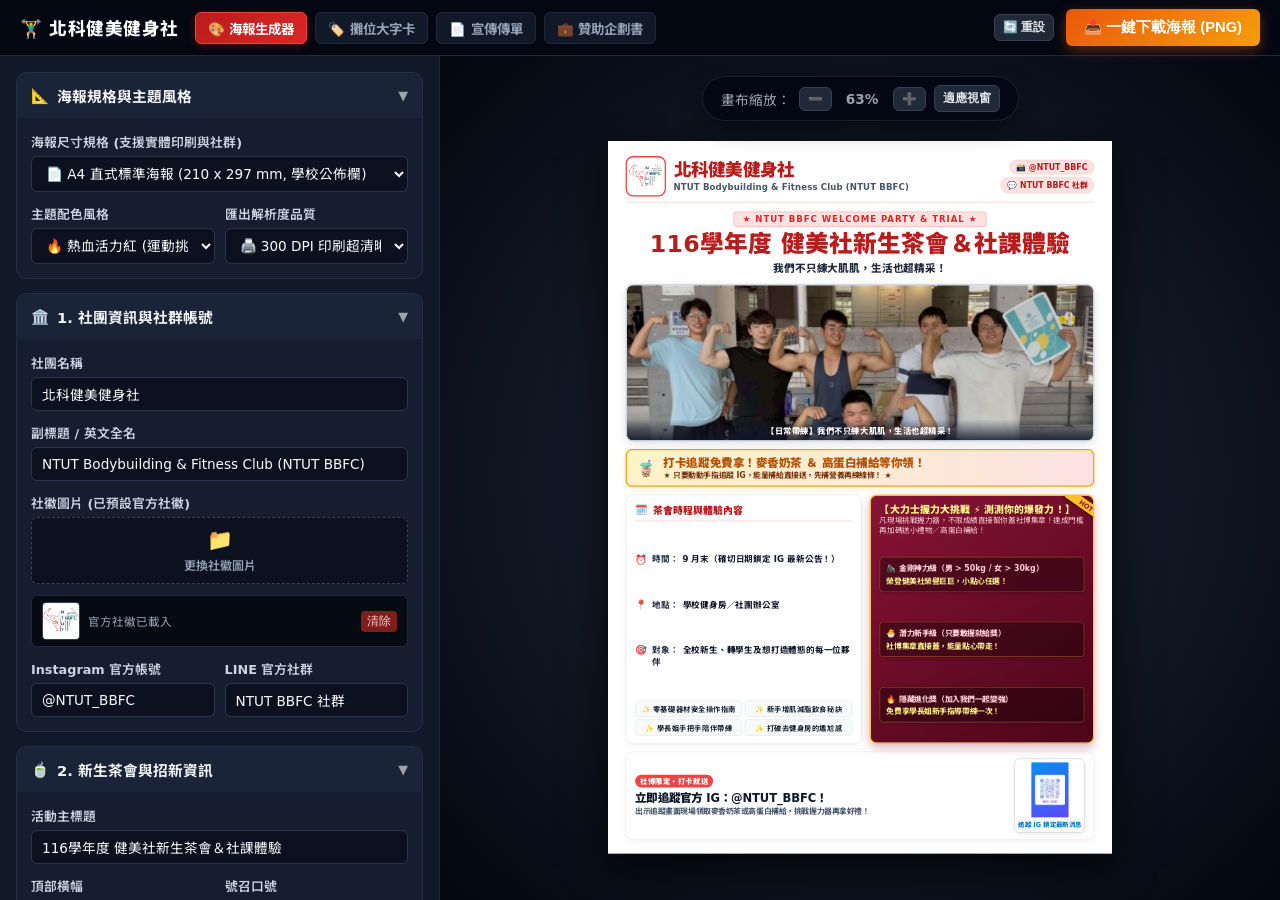
<file: index.html>
<!DOCTYPE html>
<html lang="zh-TW">
<head>
  <meta charset="UTF-8">
  <meta name="viewport" content="width=device-width, initial-scale=1.0">
  <title>北科健美健身社 | 社團宣傳海報生成器</title>
  <link rel="stylesheet" href="css/style.css">
  <link rel="preconnect" href="https://fonts.googleapis.com">
  <link rel="preconnect" href="https://fonts.gstatic.com" crossorigin>
  <link href="https://fonts.googleapis.com/css2?family=Noto+Sans+TC:wght@400;500;700;900&display=swap" rel="stylesheet">
</head>
<body>

  <!-- 頂部導航列 -->
  <header class="app-header">
    <div class="header-left-wrap">
      <div class="brand-title">
        <span>🏋️‍♂️ 北科健美健身社</span>
      </div>
      <nav class="nav-tools" aria-label="生成器切換">
        <a href="index.html" class="nav-link active" title="海報生成器 (A4/A3/B2/社群)">🎨 海報生成器</a>
        <a href="cards.html" class="nav-link" title="攤位大字卡 (A4對半/A5)">🏷️ 攤位大字卡</a>
        <a href="flyer.html" class="nav-link" title="招新宣傳傳單 (A5/雙拼)">📄 宣傳傳單</a>
        <a href="贊助合作提案企劃書.html" class="nav-link" title="品牌贊助合作企劃書 (PDF)">💼 贊助企劃書</a>
      </nav>
    </div>
    <div class="header-actions">
      <button class="btn btn-secondary btn-sm" id="btn-reset" title="恢復預設內容">
        🔄 重設
      </button>
      <button class="btn btn-export" id="btn-export">
        📥 一鍵下載海報 (PNG)
      </button>
    </div>
  </header>

  <!-- 主雙欄區域 -->
  <div class="main-container">

    <!-- 左側編輯控制台 -->
    <aside class="editor-sidebar">
      <div class="sidebar-content">

        <!-- 規格與主題 -->
        <div class="section-card">
          <div class="section-header">
            <div class="section-title">
              <span>📐</span>
              <span>海報規格與主題風格</span>
            </div>
            <span class="section-toggle-icon">▼</span>
          </div>
          <div class="section-body">
            <div class="form-group">
              <label for="select-size">海報尺寸規格 (支援實體印刷與社群)</label>
              <select id="select-size">
                <option value="size-a4" selected>📄 A4 直式標準海報 (210 x 297 mm, 學校公佈欄)</option>
                <option value="size-a3">📋 A3 大型看板海報 (297 x 420 mm, 大型看版推薦)</option>
                <option value="size-b2">🖼️ B2 特大展示海報 (500 x 707 mm, 展架/大廳必備)</option>
                <option value="size-story">📱 IG 限時動態 / 豎屏全螢幕 (9:16)</option>
                <option value="size-post">📸 IG / FB 直式貼文 (4:5)</option>
                <option value="size-square">🔲 社群方形貼文 (1:1)</option>
              </select>
            </div>

            <div class="form-row">
              <div class="form-group">
                <label for="select-theme">主題配色風格</label>
                <select id="select-theme">
                  <option value="theme-sports" selected>🔥 熱血活力紅 (運動挑戰)</option>
                  <option value="theme-dark">⚡ 潮酷黑金 (霸氣巨巨風)</option>
                  <option value="theme-blue">🌊 晨曦活力藍</option>
                </select>
              </div>

              <div class="form-group">
                <label for="select-scale">匯出解析度品質</label>
                <select id="select-scale">
                  <option value="3" selected>🖨️ 300 DPI 印刷超清晰 (推薦)</option>
                  <option value="2">📱 2x 高畫質 (社群網路分享)</option>
                  <option value="1">⚡ 1x 快速預覽</option>
                </select>
              </div>
            </div>
          </div>
        </div>

        <!-- 1. 社團資訊與社群 -->
        <div class="section-card">
          <div class="section-header">
            <div class="section-title">
              <span>🏛️</span>
              <span>1. 社團資訊與社群帳號</span>
            </div>
            <span class="section-toggle-icon">▼</span>
          </div>
          <div class="section-body">
            <div class="form-group">
              <label for="input-clubName">社團名稱</label>
              <input type="text" id="input-clubName" placeholder="北科健美健身社">
            </div>

            <div class="form-group">
              <label for="input-clubSubtitle">副標題 / 英文全名</label>
              <input type="text" id="input-clubSubtitle" placeholder="NTUT Bodybuilding & Fitness Club (NTUT BBFC)">
            </div>

            <div class="form-group">
              <label>社徽圖片 (已預設官方社徽)</label>
              <label class="file-upload-box">
                <span class="upload-icon">📁</span>
                <span class="upload-text">更換社徽圖片</span>
                <input type="file" id="upload-logo" accept="image/*">
              </label>
              <div id="logo-preview-wrap" class="uploaded-preview-row">
                <div class="thumb-preview-wrap">
                  <img class="thumb-img" src="" alt="社徽縮圖">
                  <span class="form-hint">官方社徽已載入</span>
                </div>
                <button type="button" class="btn-danger-sm" onclick="removeLogo()">清除</button>
              </div>
            </div>

            <div class="form-row">
              <div class="form-group">
                <label for="input-instagram">Instagram 官方帳號</label>
                <input type="text" id="input-instagram" placeholder="@NTUT_BBFC">
              </div>
              <div class="form-group">
                <label for="input-lineId">LINE 官方社群</label>
                <input type="text" id="input-lineId" placeholder="NTUT BBFC 健美社群">
              </div>
            </div>
          </div>
        </div>

        <!-- 2. 新生茶會資訊 -->
        <div class="section-card">
          <div class="section-header">
            <div class="section-title">
              <span>🍵</span>
              <span>2. 新生茶會與招新資訊</span>
            </div>
            <span class="section-toggle-icon">▼</span>
          </div>
          <div class="section-body">
            <div class="form-group">
              <label for="input-eventTitle">活動主標題</label>
              <input type="text" id="input-eventTitle" placeholder="116學年度 健美社新生茶會＆社課體驗">
            </div>

            <div class="form-row">
              <div class="form-group">
                <label for="input-eventTagline">頂部橫幅</label>
                <input type="text" id="input-eventTagline" placeholder="★ NTUT BBFC WELCOME PARTY & TRIAL ★">
              </div>
              <div class="form-group">
                <label for="input-eventTheme">號召口號</label>
                <input type="text" id="input-eventTheme" placeholder="我們不只練大肌肌，生活也超精采！">
              </div>
            </div>

            <div class="form-row">
              <div class="form-group">
                <label for="input-eventDate">活動時間</label>
                <input type="text" id="input-eventDate" placeholder="9 月末（確切日期鎖定 IG 最新公告！）">
              </div>
              <div class="form-group">
                <label for="input-eventLocation">活動地點</label>
                <input type="text" id="input-eventLocation" placeholder="學校健身房／社團辦公室">
              </div>
            </div>

            <div class="form-group">
              <label for="input-eventTarget">參加對象</label>
              <input type="text" id="input-eventTarget" placeholder="全校新生、轉學生及想打造好看體態的每一位夥伴">
            </div>

            <div class="form-group">
              <label for="input-highlights">活動亮點 (用逗號隔開)</label>
              <input type="text" id="input-highlights" placeholder="零基礎器材安全操作指南, 新手增肌減脂飲食秘訣, 學長姐手把手陪伴帶練, 打破去健身房的尷尬感">
            </div>
          </div>
        </div>

        <!-- 3. 活動照片展示 -->
        <div class="section-card">
          <div class="section-header">
            <div class="section-title">
              <span>📷</span>
              <span>3. 社團活動照片展示</span>
            </div>
            <span class="section-toggle-icon">▼</span>
          </div>
          <div class="section-body">
            <div class="form-group">
              <label>焦點活動照片 (已預設社員熱血合照)</label>
              <label class="file-upload-box">
                <span class="upload-icon">🖼️</span>
                <span class="upload-text">更換活動合照</span>
                <input type="file" id="upload-photo-0" accept="image/*">
              </label>
              <div id="photo-preview-wrap-0" class="uploaded-preview-row">
                <div class="thumb-preview-wrap">
                  <img class="thumb-img" src="" alt="照片縮圖">
                  <span class="form-hint">熱血社員合照已載入</span>
                </div>
                <button type="button" class="btn-danger-sm" onclick="removePhoto(0)">清除</button>
              </div>
            </div>

            <div class="form-group">
              <label for="input-caption-0">照片說明標題</label>
              <input type="text" id="input-caption-0" placeholder="【日常帶練】我們不只練大肌肌，生活也超精采！">
            </div>
          </div>
        </div>

        <!-- 4. 吸睛好康標語 -->
        <div class="section-card">
          <div class="section-header">
            <div class="section-title">
              <span>🧋</span>
              <span>4. 吸睛好康標語 (小點心/補給)</span>
            </div>
            <span class="section-toggle-icon">▼</span>
          </div>
          <div class="section-body">
            <div class="form-row">
              <div class="form-group" style="max-width: 90px;">
                <label for="input-sloganIcon">圖標</label>
                <input type="text" id="input-sloganIcon" placeholder="🧋">
              </div>
              <div class="form-group" style="flex: 1;">
                <label for="input-sloganMain">主標語 (超吸睛福利)</label>
                <input type="text" id="input-sloganMain" placeholder="打卡追蹤免費拿！麥香奶茶 ＆ 高蛋白補給等你領！">
              </div>
            </div>
            <div class="form-group">
              <label for="input-sloganSub">副標語 (加碼誘因)</label>
              <input type="text" id="input-sloganSub" placeholder="★ 只要動動手指追蹤 IG，能量補給直接送，先補營養再練線條！ ★">
            </div>
          </div>
        </div>

        <!-- 5. 握力器挑戰專區 -->
        <div class="section-card">
          <div class="section-header">
            <div class="section-title">
              <span>💪</span>
              <span>5. 握力器挑戰專區 (攤位互動王者)</span>
            </div>
            <span class="section-toggle-icon">▼</span>
          </div>
          <div class="section-body">
            <label class="switch-label">
              <input type="checkbox" id="input-enableGrip" checked>
              <span>啟用「大力士握力大挑戰」活動卡片</span>
            </label>

            <div class="form-group">
              <label for="input-gripTitle">挑戰主題</label>
              <input type="text" id="input-gripTitle" placeholder="【大力士握力大挑戰 ⚡ 測測你的爆發力！】">
            </div>

            <div class="form-group">
              <label for="input-gripDesc">玩法與規則說明</label>
              <textarea id="input-gripDesc" rows="2" placeholder="凡現場挑戰握力器，不限成績直接幫你蓋社博集章！達成門檻再加碼送小禮物／高蛋白補給！"></textarea>
            </div>

            <div class="form-group">
              <label>挑戰級距與獎勵設定</label>
              
              <div class="form-row" style="margin-bottom: 6px;">
                <input type="text" id="input-gripTier-0" placeholder="🦍 金剛神力級（男 > 50kg / 女 > 30kg）">
                <input type="text" id="input-gripPrize-0" placeholder="榮登健美社榮譽巨巨，小點心任選！">
              </div>

              <div class="form-row" style="margin-bottom: 6px;">
                <input type="text" id="input-gripTier-1" placeholder="🐣 潛力新手級（只要敢握就給獎）">
                <input type="text" id="input-gripPrize-1" placeholder="社博集章直接蓋，能量點心帶走！">
              </div>

              <div class="form-row">
                <input type="text" id="input-gripTier-2" placeholder="🔥 隱藏進化獎（加入我們一起變強）">
                <input type="text" id="input-gripPrize-2" placeholder="免費享學長姐新手指導帶練一次！">
              </div>
            </div>
          </div>
        </div>

        <!-- 6. QR Code 與行動呼籲 -->
        <div class="section-card">
          <div class="section-header">
            <div class="section-title">
              <span>📲</span>
              <span>6. 官方 IG 與 QR Code</span>
            </div>
            <span class="section-toggle-icon">▼</span>
          </div>
          <div class="section-body">
            <div class="form-group">
              <label>QR Code 圖片 (已預設官方 IG 藍白 QR Code)</label>
              <label class="file-upload-box">
                <span class="upload-icon">📷</span>
                <span class="upload-text">更換 QR Code 圖片</span>
                <input type="file" id="upload-qr" accept="image/*">
              </label>
              <div id="qr-preview-wrap" class="uploaded-preview-row">
                <div class="thumb-preview-wrap">
                  <img class="thumb-img" src="" alt="QR 縮圖">
                  <span class="form-hint">官方 IG 藍白 QR Code 已載入</span>
                </div>
                <button type="button" class="btn-danger-sm" onclick="removeCustomQr()">清除</button>
              </div>
            </div>

            <div class="form-group">
              <label for="input-qrLabel">QR Code 標籤</label>
              <input type="text" id="input-qrLabel" placeholder="追蹤 IG 鎖定最新社課與迎新！">
            </div>

            <div class="form-row">
              <div class="form-group">
                <label for="input-actionBadge">行動標章</label>
                <input type="text" id="input-actionBadge" placeholder="社博限定・打卡就送">
              </div>
              <div class="form-group">
                <label for="input-actionTitle">行動主標題</label>
                <input type="text" id="input-actionTitle" placeholder="立即追蹤官方 IG：@NTUT_BBFC！">
              </div>
            </div>

            <div class="form-group">
              <label for="input-actionDesc">行動副說明</label>
              <input type="text" id="input-actionDesc" placeholder="出示追蹤畫面現場領取麥香奶茶或高蛋白補給，挑戰握力器再拿好禮！">
            </div>
          </div>
        </div>

      </div>
    </aside>

    <!-- 右側海報畫布預覽 -->
    <main class="preview-area">

      <div class="preview-toolbar">
        <div class="toolbar-group">
          <span>畫布縮放：</span>
          <button class="btn btn-secondary btn-sm" id="btn-zoom-out">➖</button>
          <span id="zoomLevelText" style="font-weight: 700; min-width: 45px; text-align: center;">85%</span>
          <button class="btn btn-secondary btn-sm" id="btn-zoom-in">➕</button>
          <button class="btn btn-secondary btn-sm" id="btn-zoom-fit">適應視窗</button>
        </div>
      </div>

      <!-- 海報畫布包裹層 -->
      <div class="poster-canvas-wrapper" id="posterWrapper">
        
        <!-- 海報實體 DOM (強制白色純實色底、無透明度) -->
        <div class="poster theme-sports size-a4" id="posterCanvas">
          <div class="poster-inner">

            <!-- 1. 頂部社團資訊與社群 -->
            <header class="poster-header">
              <div class="club-brand-wrap">
                <div class="poster-logo" id="p-logo">
                  <img src="assets/ntut_logo.png" alt="NTUT BBFC Logo">
                </div>
                <div class="club-name-group">
                  <h1 class="poster-club-name" id="p-clubName">北科健美健身社</h1>
                  <p class="poster-club-subtitle" id="p-clubSubtitle">NTUT Bodybuilding & Fitness Club (NTUT BBFC)</p>
                </div>
              </div>

              <div class="poster-social-tags">
                <span class="social-pill" id="p-instagram">📸 @NTUT_BBFC</span>
                <span class="social-pill" id="p-lineId">💬 NTUT BBFC 社群</span>
              </div>
            </header>

            <!-- 2. 主視覺標題 (Hero) -->
            <div class="poster-hero">
              <div class="hero-tagline" id="p-eventTagline">★ NTUT BBFC WELCOME PARTY & TRIAL ★</div>
              <h2 class="poster-event-title" id="p-eventTitle">116學年度 健美社新生茶會＆社課體驗</h2>
              <p class="poster-event-theme" id="p-eventTheme">我們不只練大肌肌，生活也超精采！</p>
            </div>

            <!-- 3. 熱血社員大合照展示 (橫版全寬震撼展示！) -->
            <div class="poster-photo-container" id="p-photoContainer">
              <img id="p-photoImg" src="assets/club_photo1.jpg" alt="社員熱血帶練大合照">
              <div class="poster-photo-badge" id="p-photoCaption">【日常帶練】我們不只練大肌肌，生活也超精采！</div>
            </div>

            <!-- 4. 吸睛好康橫幅 -->
            <div class="poster-slogan-banner">
              <span class="slogan-icon" id="p-sloganIcon">🧋</span>
              <div class="slogan-text-box">
                <span class="slogan-main-text" id="p-sloganMain">打卡追蹤免費拿！麥香奶茶 ＆ 高蛋白補給等你領！</span>
                <span class="slogan-sub-text" id="p-sloganSub">★ 只要動動手指追蹤 IG，能量補給直接送，先補營養再練線條！ ★</span>
              </div>
            </div>

            <!-- 5. 核心雙欄格 (左：茶會時程 / 右：大力士握力大挑戰) -->
            <div class="poster-mid-grid">
              
              <!-- 左欄：茶會時程資訊 -->
              <div class="poster-card">
                <div class="card-title-bar">
                  <span>🗓️</span>
                  <span>茶會時程與體驗內容</span>
                </div>

                <div class="info-item">
                  <span class="info-bullet">⏰</span>
                  <div>
                    <span class="info-label">時間：</span>
                    <span class="info-val" id="p-eventDate">9 月末（確切日期鎖定 IG 最新公告！）</span>
                  </div>
                </div>

                <div class="info-item">
                  <span class="info-bullet">📍</span>
                  <div>
                    <span class="info-label">地點：</span>
                    <span class="info-val" id="p-eventLocation">學校健身房／社團辦公室</span>
                  </div>
                </div>

                <div class="info-item">
                  <span class="info-bullet">🎯</span>
                  <div>
                    <span class="info-label">對象：</span>
                    <span class="info-val" id="p-eventTarget">全校新生、轉學生及想打造體態的夥伴</span>
                  </div>
                </div>

                <div class="highlight-chips" id="p-highlights">
                  <span class="highlight-chip">✨ 零基礎器材安全操作指南</span>
                  <span class="highlight-chip">✨ 新手增肌減脂飲食秘訣</span>
                  <span class="highlight-chip">✨ 學長姐手把手陪伴帶練</span>
                  <span class="highlight-chip">✨ 打破去健身房的尷尬感</span>
                </div>
              </div>

              <!-- 右欄：握力器挑戰專屬卡片 (黑金高對比) -->
              <div class="grip-challenge-card" id="p-gripChallenge">
                <div class="grip-badge-strip">HOT</div>
                <div>
                  <div class="grip-header" id="p-gripTitle">【大力士握力大挑戰 ⚡ 測測你的爆發力！】</div>
                  <p class="grip-desc" id="p-gripDesc">
                    凡現場挑戰握力器，不限成績直接幫你蓋社博集章！達成門檻再送小禮物／高蛋白補給！
                  </p>
                </div>

                <div class="grip-tier-list" id="p-gripTierList">
                  <div class="grip-tier">
                    <span class="tier-condition">🦍 金剛神力級（男 > 50kg / 女 > 30kg）</span>
                    <span class="tier-prize">榮登健美社榮譽巨巨，小點心任選！</span>
                  </div>
                  <div class="grip-tier">
                    <span class="tier-condition">🐣 潛力新手級（只要敢握就給獎）</span>
                    <span class="tier-prize">社博集章直接蓋，能量點心帶走！</span>
                  </div>
                  <div class="grip-tier">
                    <span class="tier-condition">🔥 隱藏進化獎（加入我們一起變強）</span>
                    <span class="tier-prize">免費享學長姐新手指導帶練一次！</span>
                  </div>
                </div>
              </div>

            </div>

            <!-- 6. 底部行動呼籲與官方 IG 藍白 QR Code -->
            <footer class="poster-footer">
              <div class="footer-action-text">
                <span class="action-badge" id="p-actionBadge">社博限定・打卡就送</span>
                <h3 class="action-title" id="p-actionTitle">立即追蹤官方 IG：@NTUT_BBFC！</h3>
                <p class="action-desc" id="p-actionDesc">出示追蹤畫面現場領取麥香奶茶或高蛋白補給，挑戰握力器再拿好禮！</p>
              </div>

              <div class="qr-code-box">
                <div class="qr-canvas-container" id="p-qrCodeContainer">
                  <img src="assets/ig_qr.png" alt="官方 IG QR Code">
                </div>
                <span class="qr-label" id="p-qrLabel">追蹤 IG 鎖定最新消息</span>
              </div>
            </footer>

          </div>
        </div>

      </div>

    </main>

  </div>

  <!-- 匯出遮罩 -->
  <div class="loading-overlay" id="loadingOverlay">
    <div class="spinner"></div>
    <h3 id="loadingText" style="font-size: 1.15rem; font-weight: 700;">正在渲染高解析度海報，請稍候...</h3>
    <p style="font-size: 0.82rem; opacity: 0.85;">正在為您產生 300 DPI 印刷級清晰圖檔</p>
  </div>

  <script src="js/default_assets.js"></script>
  <script src="js/qrcode.min.js"></script>
  <script src="js/html2canvas.min.js"></script>
  <script src="js/app.js"></script>
</body>
</html>
</file>
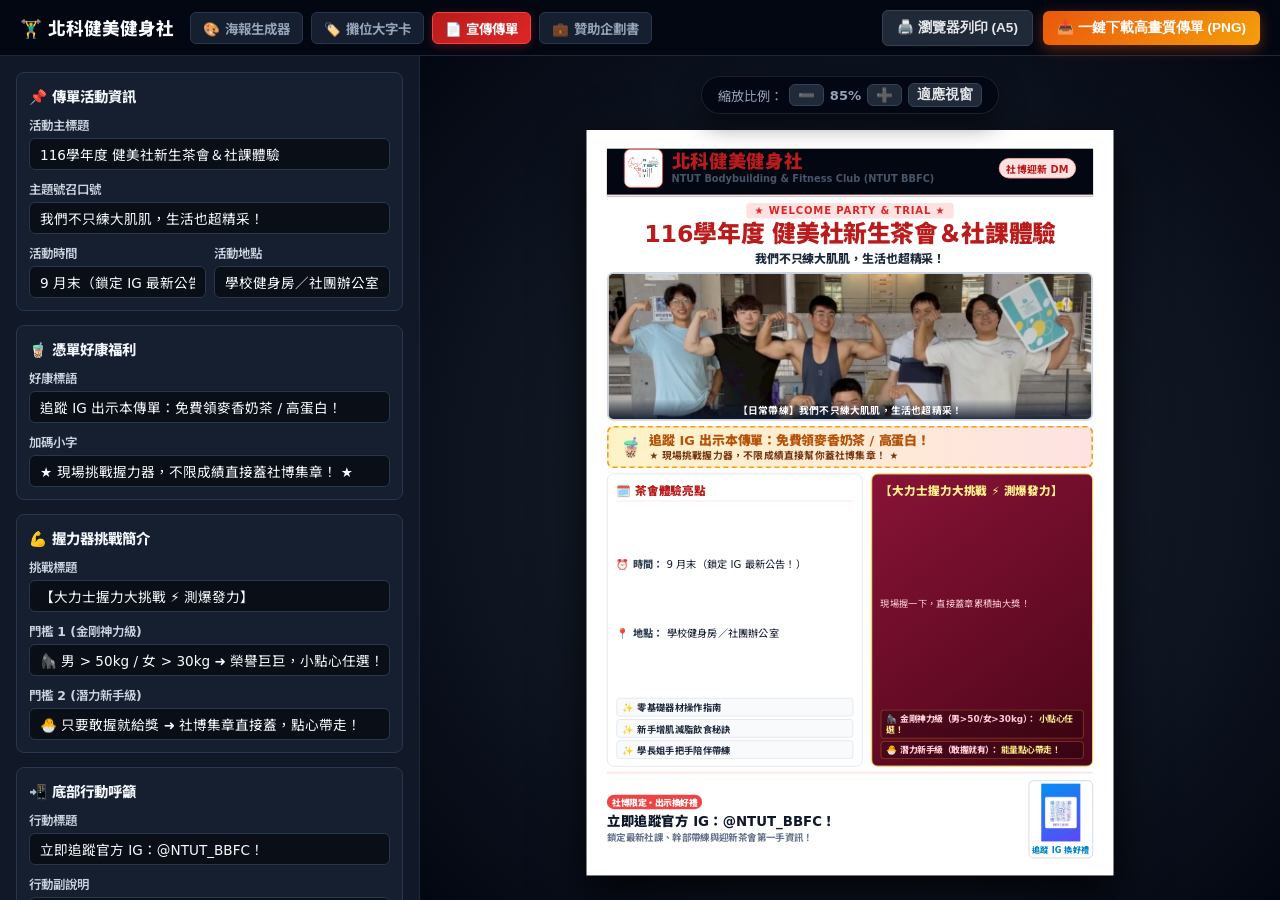
<file: flyer.html>
<!DOCTYPE html>
<html lang="zh-TW">
<head>
  <meta charset="UTF-8">
  <meta name="viewport" content="width=device-width, initial-scale=1.0">
  <title>北科健美健身社 | 招新宣傳傳單產生器 (Flyer / DM)</title>
  <link rel="preconnect" href="https://fonts.googleapis.com">
  <link rel="preconnect" href="https://fonts.gstatic.com" crossorigin>
  <link href="https://fonts.googleapis.com/css2?family=Noto+Sans+TC:wght@400;500;700;900&display=swap" rel="stylesheet">
  <style>
    :root {
      --primary: #b91c1c;
      --bg: #090d16;
      --panel: #111827;
      --border: #1f2937;
      --text: #f9fafb;
    }
    * { box-sizing: border-box; margin: 0; padding: 0; }
    body {
      font-family: system-ui, -apple-system, BlinkMacSystemFont, "Noto Sans TC", "Microsoft JhengHei", sans-serif;
      background-color: var(--bg);
      color: var(--text);
      height: 100vh;
      display: flex;
      flex-direction: column;
      overflow: hidden;
    }
    header {
      height: 56px;
      background: #030712;
      border-bottom: 1px solid var(--border);
      padding: 0 20px;
      display: flex;
      align-items: center;
      justify-content: space-between;
      flex-shrink: 0;
      z-index: 50;
    }
    .brand-wrap {
      display: flex;
      align-items: center;
      gap: 16px;
      font-size: 1.1rem;
      font-weight: 800;
    }
    .nav-tools {
      display: flex;
      align-items: center;
      gap: 8px;
    }
    .nav-link {
      color: #94a3b8;
      text-decoration: none;
      font-size: 0.84rem;
      font-weight: 700;
      padding: 5px 12px;
      border-radius: 6px;
      background: #161f30;
      border: 1px solid #28374d;
      transition: all 0.2s ease;
      white-space: nowrap;
      display: inline-flex;
      align-items: center;
      gap: 4px;
    }
    .nav-link:hover {
      color: #ffffff;
      background: #1f2937;
      border-color: #374151;
      transform: translateY(-1px);
    }
    .nav-link.active {
      color: #ffffff;
      background: linear-gradient(135deg, #b91c1c, #dc2626);
      border-color: #ef4444;
      box-shadow: 0 2px 8px rgba(185, 28, 28, 0.4);
    }
    .badge {
      background: #dc2626;
      color: #fff;
      font-size: 0.72rem;
      padding: 2px 10px;
      border-radius: 999px;
      font-weight: 700;
    }
    .header-actions {
      display: flex;
      align-items: center;
      gap: 10px;
    }
    .btn {
      display: inline-flex;
      align-items: center;
      gap: 6px;
      font-size: 0.85rem;
      font-weight: 700;
      padding: 8px 14px;
      border-radius: 6px;
      border: none;
      cursor: pointer;
      text-decoration: none;
      transition: all 0.2s;
    }
    .btn-primary {
      background: linear-gradient(135deg, #ea580c, #f59e0b);
      color: white;
      box-shadow: 0 4px 14px rgba(234, 88, 12, 0.4);
    }
    .btn-primary:hover { transform: translateY(-1px); }
    .btn-secondary {
      background: #1f2937;
      color: #e5e7eb;
      border: 1px solid #374151;
    }
    .btn-secondary:hover { background: #2d3748; }

    /* 主區域 */
    .main-layout {
      display: flex;
      flex: 1;
      overflow: hidden;
    }

    /* 左側編輯欄 */
    .sidebar {
      width: 420px;
      background: var(--panel);
      border-right: 1px solid var(--border);
      overflow-y: auto;
      padding: 16px;
      display: flex;
      flex-direction: column;
      gap: 14px;
      flex-shrink: 0;
    }
    .card {
      background: #161f30;
      border: 1px solid #28374d;
      border-radius: 8px;
      padding: 12px;
      display: flex;
      flex-direction: column;
      gap: 10px;
    }
    .card-title {
      font-size: 0.9rem;
      font-weight: 800;
      color: #f1f5f9;
      display: flex;
      align-items: center;
      gap: 6px;
    }
    .form-group {
      display: flex;
      flex-direction: column;
      gap: 4px;
    }
    .form-row {
      display: grid;
      grid-template-columns: 1fr 1fr;
      gap: 8px;
    }
    label {
      font-size: 0.78rem;
      font-weight: 600;
      color: #cbd5e1;
    }
    input[type="text"], textarea, select {
      width: 100%;
      padding: 7px 10px;
      background: #090e17;
      border: 1px solid #28374d;
      border-radius: 6px;
      color: #f8fafc;
      font-size: 0.85rem;
      font-family: inherit;
    }
    input:focus, textarea:focus, select:focus {
      outline: none;
      border-color: #ef4444;
    }
    textarea { resize: vertical; min-height: 48px; }

    /* 右側預覽區 */
    .preview-pane {
      flex: 1;
      background: radial-gradient(circle at center, #1f2937 0%, #030712 100%);
      overflow: auto;
      display: flex;
      flex-direction: column;
      align-items: center;
      padding: 20px 20px 60px;
      position: relative;
    }
    .toolbar {
      position: sticky;
      top: 0;
      z-index: 40;
      background: rgba(3, 7, 18, 0.85);
      backdrop-filter: blur(12px);
      padding: 6px 16px;
      border-radius: 999px;
      border: 1px solid rgba(255, 255, 255, 0.1);
      display: flex;
      align-items: center;
      gap: 12px;
      margin-bottom: 16px;
      box-shadow: 0 10px 25px rgba(0, 0, 0, 0.5);
    }
    .toolbar-item {
      display: flex;
      align-items: center;
      gap: 6px;
      font-size: 0.82rem;
      color: #94a3b8;
    }

    .flyer-wrapper {
      transform-origin: top center;
      transition: transform 0.15s ease;
    }

    /* ===================================================
       傳單實體本體 (標準 A5 比例：寬 620px, 高 877px, 1:1.414)
       =================================================== */
    .flyer {
      width: 620px;
      height: 877px;
      background: #ffffff !important;
      color: #0f172a;
      box-shadow: 0 20px 50px rgba(0, 0, 0, 0.85);
      position: relative;
      overflow: hidden;
      display: flex;
      flex-direction: column;
      justify-content: space-between;
      padding: 22px 24px 20px;
      user-select: none;
      box-sizing: border-box;
      border-radius: 0;
    }

    /* 頂部 Header */
    .flyer-header {
      display: flex;
      align-items: center;
      justify-content: space-between;
      border-bottom: 2px solid #fee2e2;
      padding-bottom: 8px;
    }
    .flyer-brand {
      display: flex;
      align-items: center;
      gap: 10px;
    }
    .flyer-logo {
      width: 46px;
      height: 46px;
      border-radius: 8px;
      border: 1.5px solid #ef4444;
      background: #fff;
      display: flex;
      align-items: center;
      justify-content: center;
      overflow: hidden;
      flex-shrink: 0;
    }
    .flyer-logo img {
      width: 100%;
      height: 100%;
      object-fit: contain;
      padding: 2px;
    }
    .flyer-club-name {
      font-size: 1.35rem;
      font-weight: 900;
      color: #b91c1c;
      line-height: 1.1;
    }
    .flyer-club-sub {
      font-size: 0.72rem;
      font-weight: 700;
      color: #475569;
    }
    .flyer-badge-tag {
      background: #fee2e2;
      color: #b91c1c;
      font-size: 0.72rem;
      font-weight: 800;
      padding: 3px 8px;
      border-radius: 999px;
      border: 1px solid #fca5a5;
    }

    /* 主標題區 */
    .flyer-hero {
      text-align: center;
      margin-top: 6px;
    }
    .flyer-tagline {
      display: inline-block;
      font-size: 0.74rem;
      font-weight: 900;
      letter-spacing: 1px;
      color: #dc2626;
      background: #fee2e2;
      padding: 2px 10px;
      border-radius: 4px;
      margin-bottom: 3px;
    }
    .flyer-title {
      font-size: 1.75rem;
      font-weight: 900;
      color: #b91c1c;
      line-height: 1.15;
      letter-spacing: -0.2px;
    }
    .flyer-theme {
      font-size: 0.88rem;
      font-weight: 800;
      color: #1e293b;
      margin-top: 2px;
    }

    /* 活動照片 */
    .flyer-photo {
      width: 100%;
      height: 175px;
      border-radius: 8px;
      overflow: hidden;
      position: relative;
      border: 2px solid #cbd5e1;
      margin-top: 6px;
      background: #f1f5f9;
      flex-shrink: 0;
    }
    .flyer-photo img {
      width: 100%;
      height: 100%;
      object-fit: cover;
      object-position: center 25%;
      display: block;
    }
    .flyer-photo-caption {
      position: absolute;
      bottom: 0;
      left: 0;
      right: 0;
      background: linear-gradient(transparent, rgba(15, 23, 42, 0.85));
      color: #fff;
      font-size: 0.72rem;
      font-weight: 700;
      text-align: center;
      padding: 4px 6px 3px;
    }

    /* 憑單領取好康橫幅 */
    .flyer-coupon {
      background: linear-gradient(90deg, #fef3c7 0%, #fee2e2 100%);
      border: 2px dashed #f59e0b;
      border-radius: 8px;
      padding: 6px 12px;
      display: flex;
      align-items: center;
      gap: 8px;
      margin-top: 6px;
    }
    .coupon-icon { font-size: 1.4rem; flex-shrink: 0; }
    .coupon-main {
      font-size: 0.95rem;
      font-weight: 900;
      color: #b45309;
      line-height: 1.2;
    }
    .coupon-sub {
      font-size: 0.72rem;
      font-weight: 700;
      color: #78350f;
    }

    /* 核心雙欄 */
    .flyer-mid {
      display: grid;
      grid-template-columns: 1.15fr 1fr;
      gap: 10px;
      margin-top: 6px;
      flex: 1;
      min-height: 0;
    }
    .flyer-box {
      background: #ffffff;
      border: 1.5px solid #e2e8f0;
      border-radius: 8px;
      padding: 8px 10px;
      display: flex;
      flex-direction: column;
      justify-content: space-between;
      gap: 4px;
    }
    .flyer-box-title {
      font-size: 0.85rem;
      font-weight: 900;
      color: #b91c1c;
      border-bottom: 1.5px solid #fee2e2;
      padding-bottom: 3px;
      display: flex;
      align-items: center;
      gap: 4px;
    }
    .flyer-info-line {
      display: flex;
      align-items: flex-start;
      gap: 4px;
      font-size: 0.75rem;
      line-height: 1.35;
    }
    .flyer-info-bold {
      font-weight: 800;
      color: #334155;
      flex-shrink: 0;
    }
    .flyer-chips {
      display: flex;
      flex-direction: column;
      gap: 3px;
      margin-top: 2px;
    }
    .flyer-chip {
      background: #f8fafc;
      color: #1e293b;
      font-size: 0.68rem;
      font-weight: 700;
      padding: 2px 6px;
      border-radius: 4px;
      border: 1px solid #e2e8f0;
    }

    /* 握力器卡片 */
    .flyer-grip {
      background: linear-gradient(145deg, #881337 0%, #4c0519 100%);
      color: #fff;
      border: 1.5px solid #fbbf24;
      border-radius: 8px;
      padding: 8px 10px;
      display: flex;
      flex-direction: column;
      justify-content: space-between;
      gap: 4px;
    }
    .flyer-grip-title {
      font-size: 0.85rem;
      font-weight: 900;
      color: #fef08a;
    }
    .flyer-grip-desc {
      font-size: 0.68rem;
      color: #fecdd3;
      line-height: 1.3;
    }
    .flyer-grip-tiers {
      display: flex;
      flex-direction: column;
      gap: 3px;
    }
    .flyer-grip-tier {
      background: rgba(0, 0, 0, 0.25);
      border: 1px solid rgba(251, 191, 36, 0.3);
      padding: 3px 6px;
      border-radius: 4px;
      font-size: 0.65rem;
      line-height: 1.25;
    }
    .tier-cond { color: #fecdd3; font-weight: 800; }
    .tier-gift { color: #fef08a; font-weight: 700; }

    /* 底部行動呼籲與 QR Code */
    .flyer-footer {
      border-top: 2px solid #fee2e2;
      padding-top: 8px;
      display: flex;
      align-items: center;
      justify-content: space-between;
      gap: 10px;
      margin-top: 6px;
    }
    .footer-left {
      display: flex;
      flex-direction: column;
      gap: 2px;
      flex: 1;
    }
    .footer-badge {
      display: inline-block;
      align-self: flex-start;
      background: #ef4444;
      color: #fff;
      font-size: 0.65rem;
      font-weight: 900;
      padding: 1px 6px;
      border-radius: 999px;
    }
    .footer-title {
      font-size: 0.98rem;
      font-weight: 900;
      color: #0f172a;
    }
    .footer-sub {
      font-size: 0.7rem;
      font-weight: 700;
      color: #64748b;
      line-height: 1.25;
    }
    .footer-qr-box {
      display: flex;
      flex-direction: column;
      align-items: center;
      gap: 2px;
      flex-shrink: 0;
      border: 1px solid #cbd5e1;
      padding: 3px;
      border-radius: 6px;
      background: #fff;
    }
    .footer-qr-box img {
      width: 68px;
      height: 68px;
      object-fit: contain;
      display: block;
    }
    .footer-qr-label {
      font-size: 0.6rem;
      font-weight: 800;
      color: #0284c7;
    }

    /* 列印樣式 */
    @media print {
      body { background: transparent !important; color: #000 !important; }
      header, .sidebar, .toolbar { display: none !important; }
      .main-layout, .preview-pane { padding: 0 !important; margin: 0 !important; display: block !important; }
      .flyer-wrapper { transform: none !important; }
      .flyer {
        width: 148mm !important;
        height: 210mm !important;
        box-shadow: none !important;
        padding: 8mm !important;
        page-break-after: always !important;
      }
      @page { size: A5 portrait; margin: 0; }
    }
  </style>
</head>
<body>

  <header>
    <div class="brand-wrap">
      <span>🏋️‍♂️ 北科健美健身社</span>
      <nav class="nav-tools" aria-label="生成器切換">
        <a href="index.html" class="nav-link" title="海報生成器 (A4/A3/B2/社群)">🎨 海報生成器</a>
        <a href="cards.html" class="nav-link" title="攤位大字卡 (A4對半/A5)">🏷️ 攤位大字卡</a>
        <a href="flyer.html" class="nav-link active" title="招新宣傳傳單 (A5/雙拼)">📄 宣傳傳單</a>
        <a href="贊助合作提案企劃書.html" class="nav-link" title="品牌贊助合作企劃書 (PDF)">💼 贊助企劃書</a>
      </nav>
    </div>
    <div class="header-actions">
      <button class="btn btn-secondary" onclick="window.print()">🖨️ 瀏覽器列印 (A5)</button>
      <button class="btn btn-primary" id="btn-download">📥 一鍵下載高畫質傳單 (PNG)</button>
    </div>
  </header>

  <div class="main-layout">

    <!-- 左側表單編輯 -->
    <aside class="sidebar">
      <div class="card">
        <div class="card-title">📌 傳單活動資訊</div>
        <div class="form-group">
          <label>活動主標題</label>
          <input type="text" id="in-title" value="116學年度 健美社新生茶會＆社課體驗">
        </div>
        <div class="form-group">
          <label>主題號召口號</label>
          <input type="text" id="in-theme" value="我們不只練大肌肌，生活也超精采！">
        </div>
        <div class="form-row">
          <div class="form-group">
            <label>活動時間</label>
            <input type="text" id="in-date" value="9 月末（鎖定 IG 最新公告！）">
          </div>
          <div class="form-group">
            <label>活動地點</label>
            <input type="text" id="in-loc" value="學校健身房／社團辦公室">
          </div>
        </div>
      </div>

      <div class="card">
        <div class="card-title">🧋 憑單好康福利</div>
        <div class="form-group">
          <label>好康標語</label>
          <input type="text" id="in-coupon" value="追蹤 IG 出示本傳單：免費領麥香奶茶 / 高蛋白！">
        </div>
        <div class="form-group">
          <label>加碼小字</label>
          <input type="text" id="in-coupon-sub" value="★ 現場挑戰握力器，不限成績直接蓋社博集章！ ★">
        </div>
      </div>

      <div class="card">
        <div class="card-title">💪 握力器挑戰簡介</div>
        <div class="form-group">
          <label>挑戰標題</label>
          <input type="text" id="in-grip-title" value="【大力士握力大挑戰 ⚡ 測爆發力】">
        </div>
        <div class="form-group">
          <label>門檻 1 (金剛神力級)</label>
          <input type="text" id="in-t1" value="🦍 男 > 50kg / 女 > 30kg ➜ 榮譽巨巨，小點心任選！">
        </div>
        <div class="form-group">
          <label>門檻 2 (潛力新手級)</label>
          <input type="text" id="in-t2" value="🐣 只要敢握就給獎 ➜ 社博集章直接蓋，點心帶走！">
        </div>
      </div>

      <div class="card">
        <div class="card-title">📲 底部行動呼籲</div>
        <div class="form-group">
          <label>行動標題</label>
          <input type="text" id="in-act-title" value="立即追蹤官方 IG：@NTUT_BBFC！">
        </div>
        <div class="form-group">
          <label>行動副說明</label>
          <input type="text" id="in-act-desc" value="鎖定最新社課、幹部帶練與迎新茶會第一手資訊！">
        </div>
      </div>
    </aside>

    <!-- 右側預覽 -->
    <main class="preview-pane">
      <div class="toolbar">
        <div class="toolbar-item">
          <span>縮放比例：</span>
          <button class="btn btn-secondary" style="padding:2px 8px;" onclick="zoom(-0.1)">➖</button>
          <span id="zoomText" style="font-weight:700;">85%</span>
          <button class="btn btn-secondary" style="padding:2px 8px;" onclick="zoom(0.1)">➕</button>
          <button class="btn btn-secondary" style="padding:2px 8px;" onclick="fitZoom()">適應視窗</button>
        </div>
      </div>

      <div class="flyer-wrapper" id="flyerWrap">
        
        <!-- 傳單實體 (A5 直式) -->
        <div class="flyer" id="flyerCanvas">
          
          <!-- 頂部社徽 -->
          <header class="flyer-header">
            <div class="flyer-brand">
              <div class="flyer-logo">
                <img id="flyer-logo-img" src="" alt="NTUT BBFC Logo">
              </div>
              <div>
                <div class="flyer-club-name">北科健美健身社</div>
                <div class="flyer-club-sub">NTUT Bodybuilding & Fitness Club (NTUT BBFC)</div>
              </div>
            </div>
            <div class="flyer-badge-tag">社博迎新 DM</div>
          </header>

          <!-- 主視覺標題 -->
          <div class="flyer-hero">
            <div class="flyer-tagline">★ WELCOME PARTY & TRIAL ★</div>
            <h1 class="flyer-title" id="p-title">116學年度 健美社新生茶會＆社課體驗</h1>
            <p class="flyer-theme" id="p-theme">我們不只練大肌肌，生活也超精采！</p>
          </div>

          <!-- 熱血社員合照 -->
          <div class="flyer-photo">
            <img id="flyer-photo-img" src="" alt="社員熱血合照">
            <div class="flyer-photo-caption">【日常帶練】我們不只練大肌肌，生活也超精采！</div>
          </div>

          <!-- 憑單好康優惠券橫幅 -->
          <div class="flyer-coupon">
            <span class="coupon-icon">🧋</span>
            <div>
              <div class="coupon-main" id="p-coupon">追蹤 IG 出示本傳單：免費領麥香奶茶 / 高蛋白！</div>
              <div class="coupon-sub" id="p-coupon-sub">★ 現場挑戰握力器，不限成績直接幫你蓋社博集章！ ★</div>
            </div>
          </div>

          <!-- 核心雙欄：左邊茶會時程、右邊握力器挑戰 -->
          <div class="flyer-mid">
            
            <div class="flyer-box">
              <div class="flyer-box-title">🗓️ 茶會體驗亮點</div>
              <div class="flyer-info-line">
                <span class="flyer-info-bold">⏰ 時間：</span>
                <span id="p-date">9 月末（鎖定 IG 最新公告！）</span>
              </div>
              <div class="flyer-info-line">
                <span class="flyer-info-bold">📍 地點：</span>
                <span id="p-loc">學校健身房／社團辦公室</span>
              </div>
              <div class="flyer-chips">
                <span class="flyer-chip">✨ 零基礎器材操作指南</span>
                <span class="flyer-chip">✨ 新手增肌減脂飲食秘訣</span>
                <span class="flyer-chip">✨ 學長姐手把手陪伴帶練</span>
              </div>
            </div>

            <div class="flyer-grip">
              <div class="flyer-grip-title" id="p-grip-title">【大力士握力大挑戰 ⚡ 測爆發力】</div>
              <div class="flyer-grip-desc">現場握一下，直接蓋章累積抽大獎！</div>
              <div class="flyer-grip-tiers">
                <div class="flyer-grip-tier" id="p-t1">
                  <span class="tier-cond">🦍 金剛神力級（男>50/女>30kg）：</span>
                  <span class="tier-gift">小點心任選！</span>
                </div>
                <div class="flyer-grip-tier" id="p-t2">
                  <span class="tier-cond">🐣 潛力新手級（敢握就有）：</span>
                  <span class="tier-gift">能量點心帶走！</span>
                </div>
              </div>
            </div>

          </div>

          <!-- 底部行動呼籲與 QR Code -->
          <footer class="flyer-footer">
            <div class="footer-left">
              <span class="footer-badge">社博限定・出示換好禮</span>
              <div class="footer-title" id="p-act-title">立即追蹤官方 IG：@NTUT_BBFC！</div>
              <div class="footer-sub" id="p-act-desc">鎖定最新社課、幹部帶練與迎新茶會第一手資訊！</div>
            </div>
            <div class="footer-qr-box">
              <img id="flyer-qr-img" src="" alt="官方 IG QR Code">
              <span class="footer-qr-label">追蹤 IG 換好禮</span>
            </div>
          </footer>

        </div>

      </div>
    </main>

  </div>

  <script src="js/default_assets.js"></script>
  <script src="js/html2canvas.min.js"></script>
  <script>
    let currentZoom = 0.85;
    const flyerWrap = document.getElementById('flyerWrap');
    const flyer = document.getElementById('flyerCanvas');

    function setZoom(z) {
      currentZoom = Math.round(z * 100) / 100;
      flyerWrap.style.transform = `scale(${currentZoom})`;
      document.getElementById('zoomText').textContent = `${Math.round(currentZoom * 100)}%`;
    }
    function zoom(delta) { setZoom(Math.max(0.4, currentZoom + delta)); }
    function fitZoom() {
      const pane = document.querySelector('.preview-pane');
      const scaleH = (pane.clientHeight - 100) / 877;
      setZoom(Math.min(1.0, Math.max(0.4, scaleH)));
    }

    // 雙向綁定
    const bindList = [
      ['in-title', 'p-title'],
      ['in-theme', 'p-theme'],
      ['in-date', 'p-date'],
      ['in-loc', 'p-loc'],
      ['in-coupon', 'p-coupon'],
      ['in-coupon-sub', 'p-coupon-sub'],
      ['in-grip-title', 'p-grip-title'],
      ['in-t1', 'p-t1'],
      ['in-t2', 'p-t2'],
      ['in-act-title', 'p-act-title'],
      ['in-act-desc', 'p-act-desc']
    ];
    bindList.forEach(([inId, pId]) => {
      const input = document.getElementById(inId);
      const target = document.getElementById(pId);
      if (input && target) {
        input.addEventListener('input', () => { target.textContent = input.value; });
      }
    });

    // 下載 300 DPI PNG
    document.getElementById('btn-download').addEventListener('click', async () => {
      const origTransform = flyerWrap.style.transform;
      flyerWrap.style.transform = 'none';

      try {
        const canvas = await html2canvas(flyer, {
          scale: 3.5, // 達到 300 DPI 超高清晰度 (約 2170 x 3070 px)
          useCORS: true,
          allowTaint: false,
          backgroundColor: '#ffffff',
          width: flyer.offsetWidth,
          height: flyer.offsetHeight
        });

        canvas.toBlob((blob) => {
          const url = URL.createObjectURL(blob);
          const a = document.createElement('a');
          a.download = '北科健美健身社_社博宣傳傳單_A5.png';
          a.href = url;
          a.click();
          setTimeout(() => URL.revokeObjectURL(url), 1000);
        }, 'image/png');
      } catch (err) {
        alert('傳單匯出失敗：' + err);
      } finally {
        flyerWrap.style.transform = origTransform;
      }
    });

        // 載入安全同源 Base64 圖片 (徹底消除 file:/// 下的 SecurityError)
    const logoSrc = (typeof DEFAULT_ASSETS !== 'undefined') ? DEFAULT_ASSETS.logo : 'assets/ntut_logo.png';
    const photoSrc = (typeof DEFAULT_ASSETS !== 'undefined') ? DEFAULT_ASSETS.clubPhoto : 'assets/club_photo1.jpg';
    const qrSrc = (typeof DEFAULT_ASSETS !== 'undefined') ? DEFAULT_ASSETS.igQr : 'assets/ig_qr.png';

    document.getElementById('flyer-logo-img').src = logoSrc;
    document.getElementById('flyer-photo-img').src = photoSrc;
    document.getElementById('flyer-qr-img').src = qrSrc;
    fitZoom();
    window.addEventListener('resize', fitZoom);
  </script>
</body>
</html>
</file>
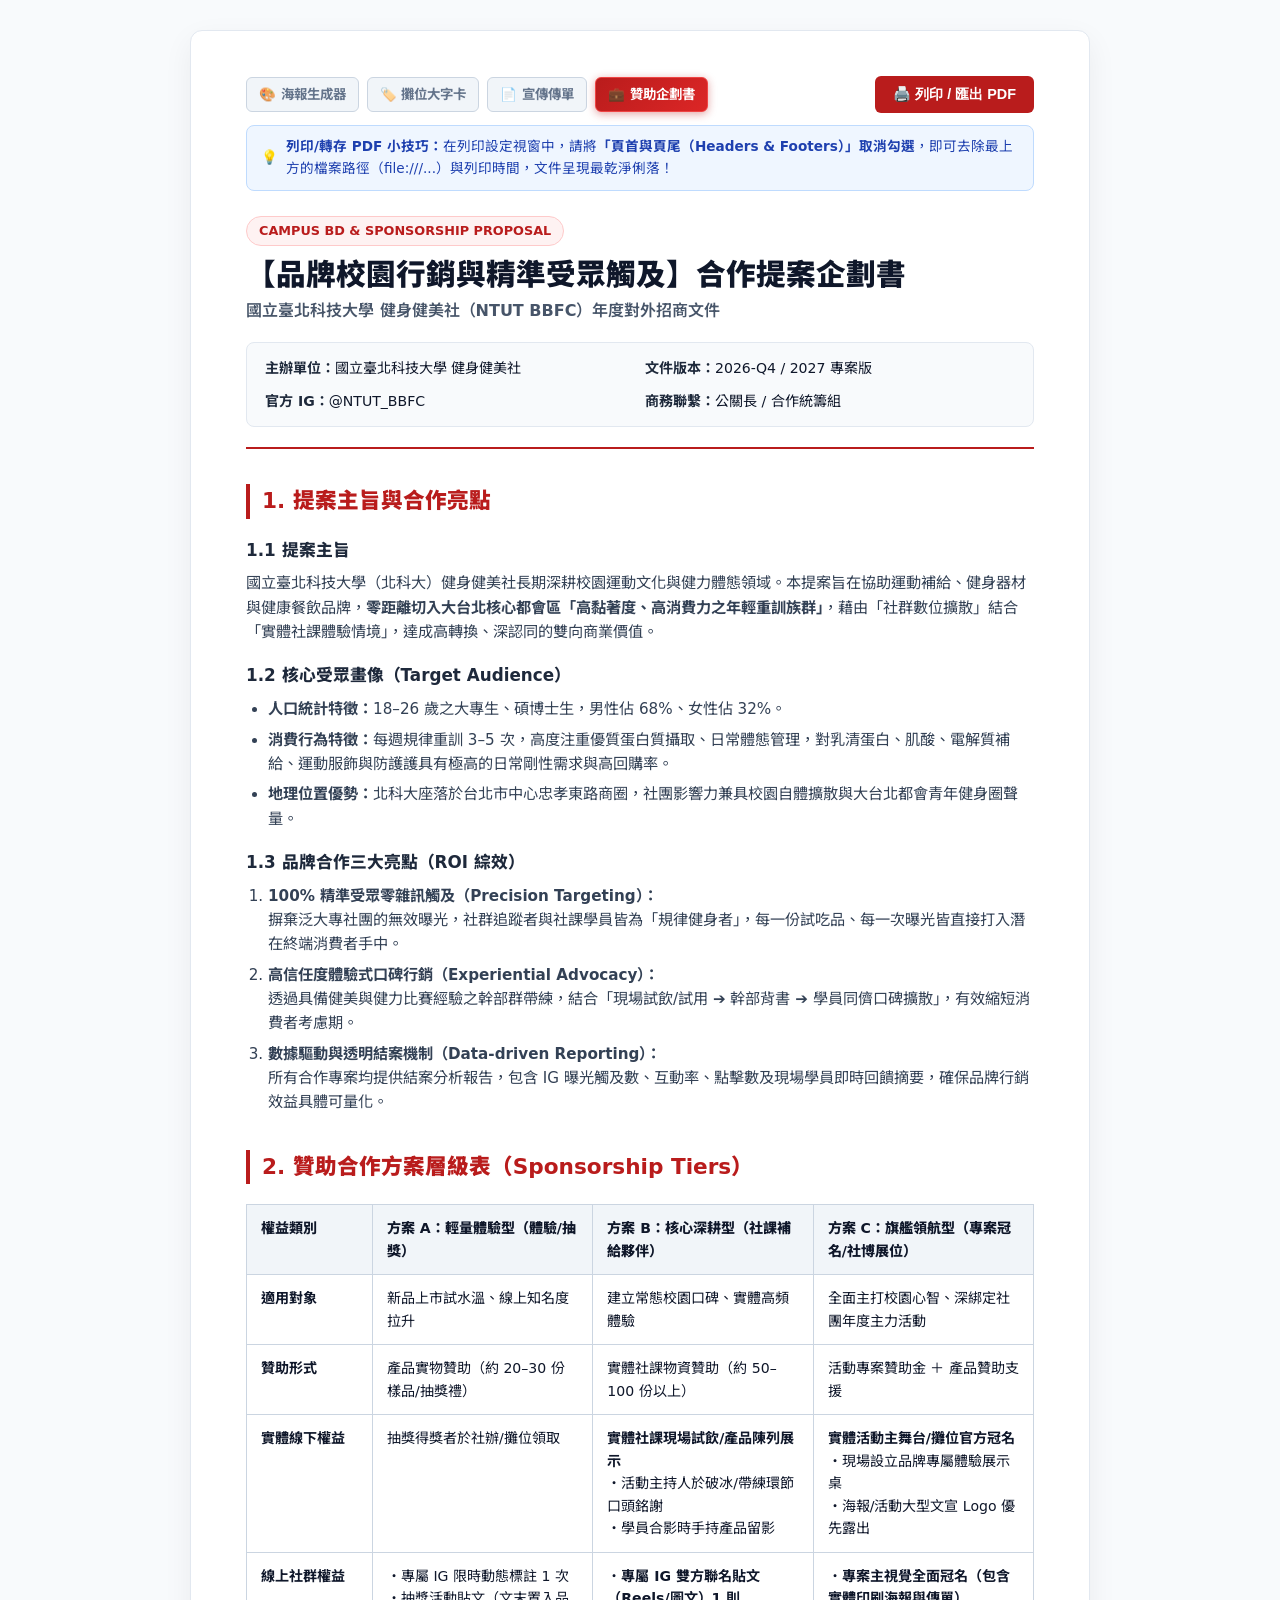
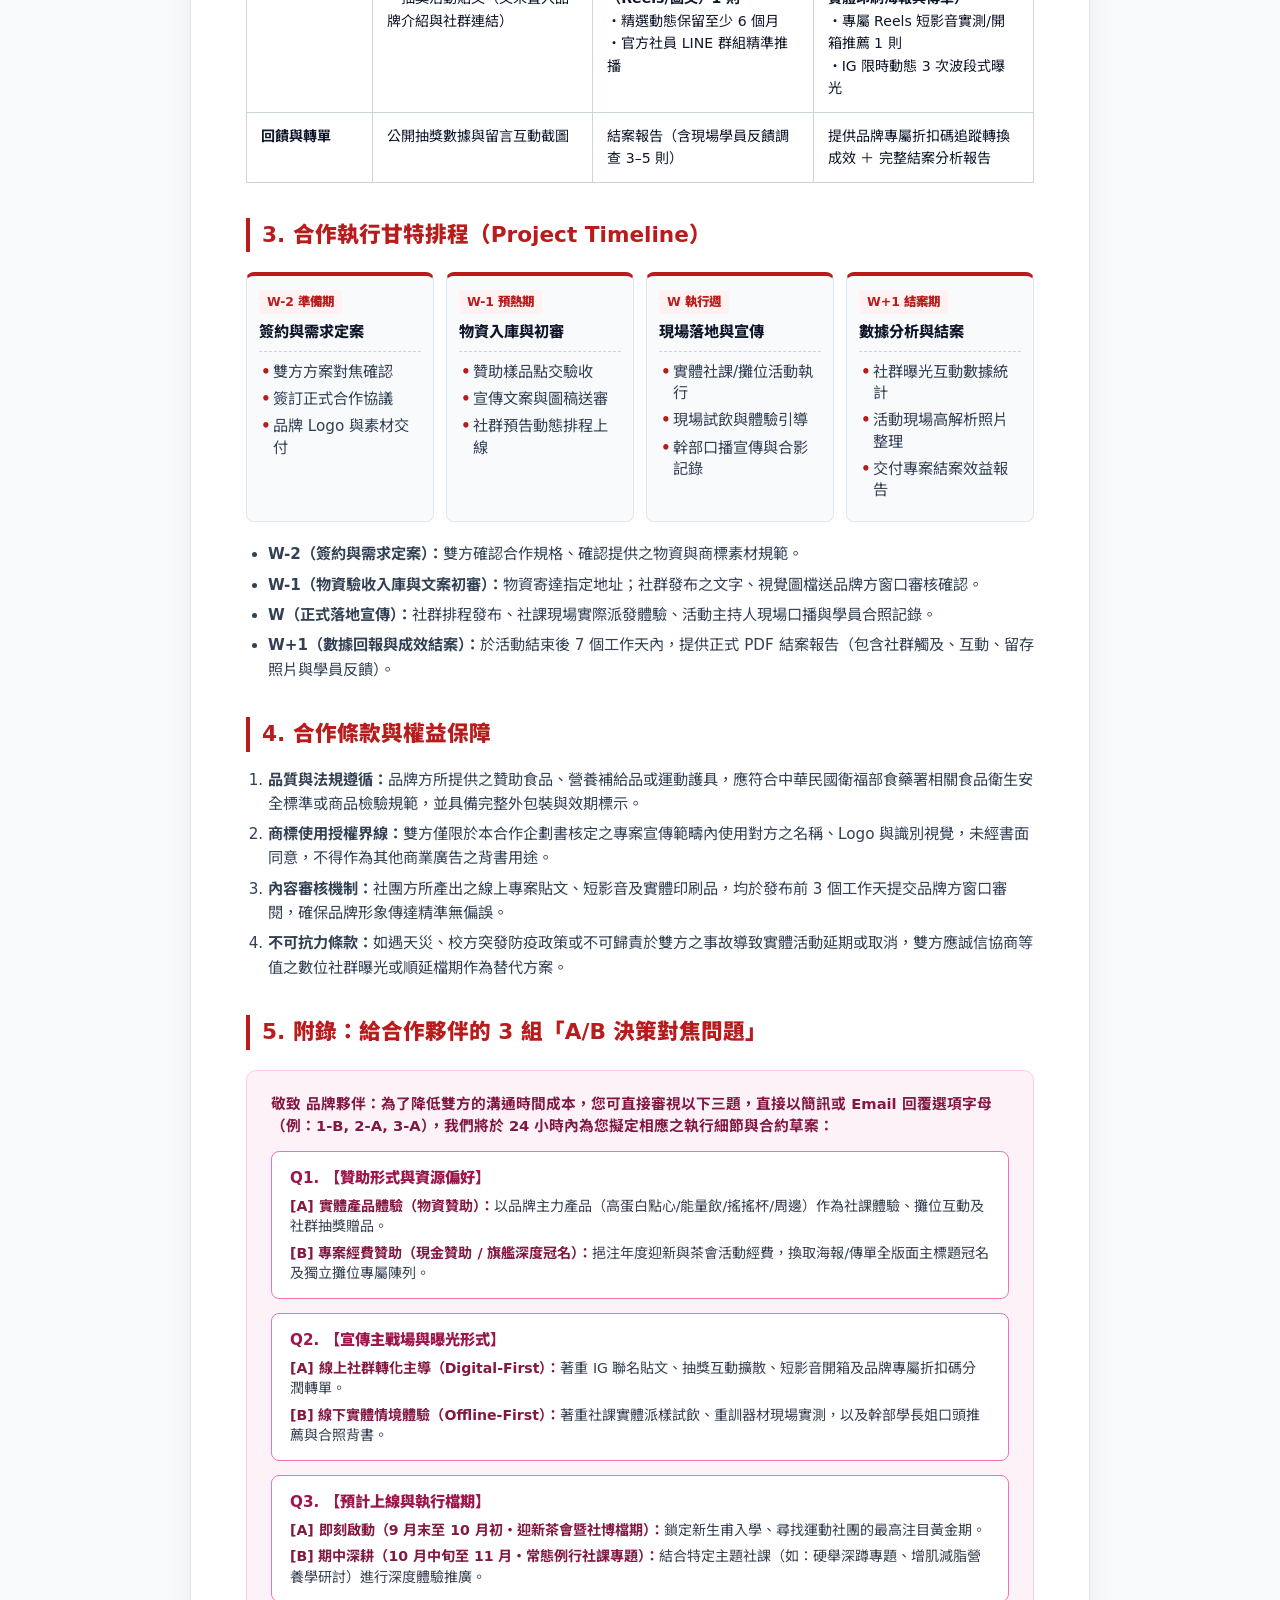
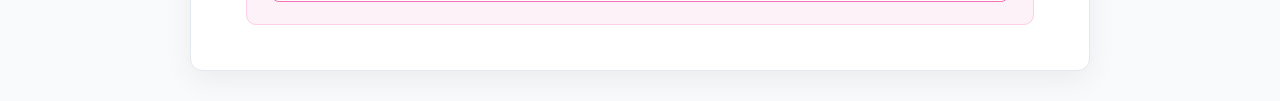
<file: 贊助合作提案企劃書.html>
<!DOCTYPE html>
<html lang="zh-TW">
<head>
  <meta charset="UTF-8">
  <meta name="viewport" content="width=device-width, initial-scale=1.0">
  <title>國立臺北科技大學健身健美社 | 品牌贊助合作提案企劃書</title>
  <link rel="preconnect" href="https://fonts.googleapis.com">
  <link rel="preconnect" href="https://fonts.gstatic.com" crossorigin>
  <link href="https://fonts.googleapis.com/css2?family=Noto+Sans+TC:wght@400;500;700;900&display=swap" rel="stylesheet">
  <style>
    :root {
      --primary: #b91c1c;
      --primary-light: #fef2f2;
      --text-main: #0f172a;
      --text-muted: #475569;
      --border: #e2e8f0;
      --bg: #f8fafc;
    }
    * { box-sizing: border-box; margin: 0; padding: 0; }
    body {
      font-family: system-ui, -apple-system, BlinkMacSystemFont, "Noto Sans TC", "Microsoft JhengHei", sans-serif;
      background: var(--bg);
      color: var(--text-main);
      line-height: 1.6;
      padding: 30px 15px;
    }
    .container {
      max-width: 900px;
      margin: 0 auto;
      background: #ffffff;
      border: 1px solid var(--border);
      border-radius: 12px;
      box-shadow: 0 10px 30px rgba(0, 0, 0, 0.06);
      padding: 45px 55px;
    }
    
    /* 頂部操作列與列印提示 */
    .toolbar-wrapper {
      margin-bottom: 25px;
    }
    .toolbar {
      display: flex;
      justify-content: space-between;
      align-items: center;
      gap: 12px;
    }
    .nav-tools {
      display: flex;
      align-items: center;
      gap: 8px;
    }
    .nav-link {
      color: #64748b;
      text-decoration: none;
      font-size: 0.84rem;
      font-weight: 700;
      padding: 6px 12px;
      border-radius: 6px;
      background: #f1f5f9;
      border: 1px solid #cbd5e1;
      transition: all 0.2s ease;
      white-space: nowrap;
      display: inline-flex;
      align-items: center;
      gap: 4px;
    }
    .nav-link:hover {
      color: #0f172a;
      background: #e2e8f0;
      border-color: #94a3b8;
      transform: translateY(-1px);
    }
    .nav-link.active {
      color: #ffffff;
      background: linear-gradient(135deg, #b91c1c, #dc2626);
      border-color: #ef4444;
      box-shadow: 0 2px 8px rgba(185, 28, 28, 0.4);
    }
    .print-tip {
      background: #eff6ff;
      border: 1px solid #bfdbfe;
      border-radius: 8px;
      padding: 10px 14px;
      font-size: 0.85rem;
      color: #1e40af;
      margin-top: 12px;
      display: flex;
      align-items: center;
      gap: 8px;
    }
    .btn {
      display: inline-flex;
      align-items: center;
      gap: 6px;
      font-size: 0.9rem;
      font-weight: 700;
      padding: 9px 18px;
      border-radius: 6px;
      cursor: pointer;
      text-decoration: none;
      transition: all 0.2s;
      border: none;
    }
    .btn-pdf {
      background: #b91c1c;
      color: white;
    }
    .btn-pdf:hover { background: #991b1b; }
    .btn-back {
      background: #f1f5f9;
      color: #334155;
      border: 1px solid #cbd5e1;
    }
    .btn-back:hover { background: #e2e8f0; }

    .doc-header {
      border-bottom: 2px solid var(--primary);
      padding-bottom: 20px;
      margin-bottom: 30px;
      position: relative;
    }
    .badge {
      display: inline-block;
      background: var(--primary-light);
      color: var(--primary);
      font-size: 0.8rem;
      font-weight: 800;
      padding: 4px 12px;
      border-radius: 999px;
      border: 1px solid #fecaca;
      margin-bottom: 10px;
    }
    h1 {
      font-size: 1.85rem;
      font-weight: 900;
      color: #0f172a;
      line-height: 1.3;
    }
    .subtitle {
      font-size: 1rem;
      font-weight: 600;
      color: var(--text-muted);
      margin-top: 4px;
    }
    .meta-box {
      margin-top: 18px;
      background: #f8fafc;
      border: 1px solid #e2e8f0;
      border-radius: 8px;
      padding: 14px 18px;
      display: grid;
      grid-template-columns: 1fr 1fr;
      gap: 10px;
      font-size: 0.88rem;
    }
    .meta-item strong { color: #1e293b; }

    h2 {
      font-size: 1.35rem;
      font-weight: 900;
      color: var(--primary);
      border-left: 4px solid var(--primary);
      padding-left: 12px;
      margin: 35px 0 16px;
      break-after: avoid;
      page-break-after: avoid;
    }
    h3 {
      font-size: 1.05rem;
      font-weight: 800;
      color: #1e293b;
      margin: 18px 0 8px;
      break-after: avoid;
      page-break-after: avoid;
    }
    p, li {
      font-size: 0.95rem;
      color: #334155;
    }
    ul, ol { padding-left: 22px; margin-bottom: 14px; }
    li { margin-bottom: 6px; }

    /* 表格 */
    table {
      width: 100%;
      border-collapse: collapse;
      margin: 20px 0;
      font-size: 0.88rem;
    }
    th, td {
      border: 1px solid #cbd5e1;
      padding: 12px 14px;
      text-align: left;
      vertical-align: top;
    }
    th {
      background: #f1f5f9;
      color: #0f172a;
      font-weight: 800;
    }
    td strong { color: #0f172a; }

    /* 結構化甘特時程卡片（解決純文字 ASCII 黏在一起跑版問題） */
    .timeline-grid {
      display: grid;
      grid-template-columns: repeat(4, 1fr);
      gap: 12px;
      margin: 20px 0;
    }
    .timeline-step {
      background: #f8fafc;
      border: 1.5px solid #e2e8f0;
      border-top: 4px solid #b91c1c;
      border-radius: 8px;
      padding: 14px 12px;
      display: flex;
      flex-direction: column;
    }
    .timeline-step-tag {
      font-size: 0.78rem;
      font-weight: 900;
      color: #b91c1c;
      background: #fef2f2;
      display: inline-block;
      align-self: flex-start;
      padding: 2px 8px;
      border-radius: 4px;
      margin-bottom: 6px;
    }
    .timeline-step-name {
      font-size: 0.95rem;
      font-weight: 800;
      color: #0f172a;
      margin-bottom: 10px;
      border-bottom: 1px dashed #cbd5e1;
      padding-bottom: 6px;
    }
    .timeline-step-ul {
      list-style: none;
      padding-left: 0;
      margin-bottom: 0;
      font-size: 0.82rem;
      color: #475569;
    }
    .timeline-step-ul li {
      position: relative;
      padding-left: 14px;
      margin-bottom: 6px;
      line-height: 1.4;
    }
    .timeline-step-ul li::before {
      content: "•";
      position: absolute;
      left: 2px;
      color: #b91c1c;
      font-weight: bold;
    }

    /* A/B 題目卡片 */
    .qa-box {
      background: #fdf2f8;
      border: 1.5px solid #fbcfe8;
      border-radius: 10px;
      padding: 22px 24px;
      margin-top: 20px;
    }
    .qa-intro {
      font-size: 0.92rem;
      font-weight: 700;
      color: #831843;
      margin-bottom: 14px;
      line-height: 1.5;
    }
    .qa-item {
      background: #ffffff;
      border: 1px solid #f472b6;
      border-radius: 8px;
      padding: 14px 18px;
      margin-bottom: 14px;
    }
    .qa-item:last-child { margin-bottom: 0; }
    .qa-title {
      font-size: 0.95rem;
      font-weight: 900;
      color: #9d174d;
      margin-bottom: 6px;
    }
    .qa-opt {
      font-size: 0.88rem;
      color: #374151;
      margin-bottom: 6px;
      line-height: 1.45;
    }
    .qa-opt:last-child { margin-bottom: 0; }
    .qa-opt strong { color: #831843; }

    /* 明確分頁斷點控制 */
    .page-break {
      page-break-before: always;
      break-before: page;
    }

    @media print {
      body { background: transparent; padding: 0; }
      .container { border: none; box-shadow: none; padding: 0; max-width: 100%; }
      .toolbar-wrapper { display: none; }
      h2, h3 { page-break-after: avoid; break-after: avoid; }
      table, .qa-box, .timeline-grid { page-break-inside: avoid; break-inside: avoid; }
      .page-break { page-break-before: always !important; break-before: page !important; }
      @page {
        margin: 15mm 18mm;
        size: A4 portrait;
      }
    }
  </style>
</head>
<body>

  <div class="container">
    
    <div class="toolbar-wrapper">
      <div class="toolbar">
        <nav class="nav-tools" aria-label="生成器切換">
          <a href="index.html" class="nav-link" title="海報生成器 (A4/A3/B2/社群)">🎨 海報生成器</a>
          <a href="cards.html" class="nav-link" title="攤位大字卡 (A4對半/A5)">🏷️ 攤位大字卡</a>
          <a href="flyer.html" class="nav-link" title="招新宣傳傳單 (A5/雙拼)">📄 宣傳傳單</a>
          <a href="贊助合作提案企劃書.html" class="nav-link active" title="品牌贊助合作企劃書 (PDF)">💼 贊助企劃書</a>
        </nav>
        <button class="btn btn-pdf" onclick="window.print()">🖨️ 列印 / 匯出 PDF</button>
      </div>
      <div class="print-tip">
        <span>💡</span>
        <span><strong>列印/轉存 PDF 小技巧：</strong>在列印設定視窗中，請將<strong>「頁首與頁尾（Headers & Footers）」取消勾選</strong>，即可去除最上方的檔案路徑（file:///...）與列印時間，文件呈現最乾淨俐落！</span>
      </div>
    </div>

    <!-- PAGE 1: 標題與受眾 -->
    <header class="doc-header">
      <span class="badge">CAMPUS BD & SPONSORSHIP PROPOSAL</span>
      <h1>【品牌校園行銷與精準受眾觸及】合作提案企劃書</h1>
      <div class="subtitle">國立臺北科技大學 健身健美社（NTUT BBFC）年度對外招商文件</div>
      
      <div class="meta-box">
        <div class="meta-item"><strong>主辦單位：</strong>國立臺北科技大學 健身健美社</div>
        <div class="meta-item"><strong>文件版本：</strong>2026-Q4 / 2027 專案版</div>
        <div class="meta-item"><strong>官方 IG：</strong>@NTUT_BBFC</div>
        <div class="meta-item"><strong>商務聯繫：</strong>公關長 / 合作統籌組</div>
      </div>
    </header>

    <section>
      <h2>1. 提案主旨與合作亮點</h2>
      <h3>1.1 提案主旨</h3>
      <p>國立臺北科技大學（北科大）健身健美社長期深耕校園運動文化與健力體態領域。本提案旨在協助運動補給、健身器材與健康餐飲品牌，<strong>零距離切入大台北核心都會區「高黏著度、高消費力之年輕重訓族群」</strong>，藉由「社群數位擴散」結合「實體社課體驗情境」，達成高轉換、深認同的雙向商業價值。</p>

      <h3>1.2 核心受眾畫像（Target Audience）</h3>
      <ul>
        <li><strong>人口統計特徵：</strong>18–26 歲之大專生、碩博士生，男性佔 68%、女性佔 32%。</li>
        <li><strong>消費行為特徵：</strong>每週規律重訓 3–5 次，高度注重優質蛋白質攝取、日常體態管理，對乳清蛋白、肌酸、電解質補給、運動服飾與防護護具有極高的日常剛性需求與高回購率。</li>
        <li><strong>地理位置優勢：</strong>北科大座落於台北市中心忠孝東路商圈，社團影響力兼具校園自體擴散與大台北都會青年健身圈聲量。</li>
      </ul>

      <h3>1.3 品牌合作三大亮點（ROI 綜效）</h3>
      <ol>
        <li><strong>100% 精準受眾零雜訊觸及（Precision Targeting）：</strong><br>摒棄泛大專社團的無效曝光，社群追蹤者與社課學員皆為「規律健身者」，每一份試吃品、每一次曝光皆直接打入潛在終端消費者手中。</li>
        <li><strong>高信任度體驗式口碑行銷（Experiential Advocacy）：</strong><br>透過具備健美與健力比賽經驗之幹部群帶練，結合「現場試飲/試用 ➔ 幹部背書 ➔ 學員同儕口碑擴散」，有效縮短消費者考慮期。</li>
        <li><strong>數據驅動與透明結案機制（Data-driven Reporting）：</strong><br>所有合作專案均提供結案分析報告，包含 IG 曝光觸及數、互動率、點擊數及現場學員即時回饋摘要，確保品牌行銷效益具體可量化。</li>
      </ol>
    </section>

    <!-- PAGE 2: 方案層級表 -->
    <section>
      <h2>2. 贊助合作方案層級表（Sponsorship Tiers）</h2>
      <table>
        <thead>
          <tr>
            <th style="width: 16%;">權益類別</th>
            <th style="width: 28%;">方案 A：輕量體驗型（體驗/抽獎）</th>
            <th style="width: 28%;">方案 B：核心深耕型（社課補給夥伴）</th>
            <th style="width: 28%;">方案 C：旗艦領航型（專案冠名/社博展位）</th>
          </tr>
        </thead>
        <tbody>
          <tr>
            <td><strong>適用對象</strong></td>
            <td>新品上市試水溫、線上知名度拉升</td>
            <td>建立常態校園口碑、實體高頻體驗</td>
            <td>全面主打校園心智、深綁定社團年度主力活動</td>
          </tr>
          <tr>
            <td><strong>贊助形式</strong></td>
            <td>產品實物贊助（約 20–30 份樣品/抽獎禮）</td>
            <td>實體社課物資贊助（約 50–100 份以上）</td>
            <td>活動專案贊助金 ＋ 產品贊助支援</td>
          </tr>
          <tr>
            <td><strong>實體線下權益</strong></td>
            <td>抽獎得獎者於社辦/攤位領取</td>
            <td><strong>實體社課現場試飲/產品陳列展示</strong><br>・活動主持人於破冰/帶練環節口頭銘謝<br>・學員合影時手持產品留影</td>
            <td><strong>實體活動主舞台/攤位官方冠名</strong><br>・現場設立品牌專屬體驗展示桌<br>・海報/活動大型文宣 Logo 優先露出</td>
          </tr>
          <tr>
            <td><strong>線上社群權益</strong></td>
            <td>・專屬 IG 限時動態標註 1 次<br>・抽獎活動貼文（文末置入品牌介紹與社群連結）</td>
            <td>・<strong>專屬 IG 雙方聯名貼文（Reels/圖文）1 則</strong><br>・精選動態保留至少 6 個月<br>・官方社員 LINE 群組精準推播</td>
            <td>・<strong>專案主視覺全面冠名（包含實體印刷海報與傳單）</strong><br>・專屬 Reels 短影音實測/開箱推薦 1 則<br>・IG 限時動態 3 次波段式曝光</td>
          </tr>
          <tr>
            <td><strong>回饋與轉單</strong></td>
            <td>公開抽獎數據與留言互動截圖</td>
            <td>結案報告（含現場學員反饋調查 3–5 則）</td>
            <td>提供品牌專屬折扣碼追蹤轉換成效 ＋ 完整結案分析報告</td>
          </tr>
        </tbody>
      </table>
    </section>

    <!-- PAGE 3: 執行排程與條款保障 -->
    <section>
      <h2>3. 合作執行甘特排程（Project Timeline）</h2>
      
      <!-- 重新改用 4 欄結構化卡片排版，徹底解決文字黏在一起問題 -->
      <div class="timeline-grid">
        <div class="timeline-step">
          <div class="timeline-step-tag">W-2 準備期</div>
          <div class="timeline-step-name">簽約與需求定案</div>
          <ul class="timeline-step-ul">
            <li>雙方方案對焦確認</li>
            <li>簽訂正式合作協議</li>
            <li>品牌 Logo 與素材交付</li>
          </ul>
        </div>
        <div class="timeline-step">
          <div class="timeline-step-tag">W-1 預熱期</div>
          <div class="timeline-step-name">物資入庫與初審</div>
          <ul class="timeline-step-ul">
            <li>贊助樣品點交驗收</li>
            <li>宣傳文案與圖稿送審</li>
            <li>社群預告動態排程上線</li>
          </ul>
        </div>
        <div class="timeline-step">
          <div class="timeline-step-tag">W 執行週</div>
          <div class="timeline-step-name">現場落地與宣傳</div>
          <ul class="timeline-step-ul">
            <li>實體社課/攤位活動執行</li>
            <li>現場試飲與體驗引導</li>
            <li>幹部口播宣傳與合影記錄</li>
          </ul>
        </div>
        <div class="timeline-step">
          <div class="timeline-step-tag">W+1 結案期</div>
          <div class="timeline-step-name">數據分析與結案</div>
          <ul class="timeline-step-ul">
            <li>社群曝光互動數據統計</li>
            <li>活動現場高解析照片整理</li>
            <li>交付專案結案效益報告</li>
          </ul>
        </div>
      </div>

      <ul>
        <li><strong>W-2（簽約與需求定案）：</strong>雙方確認合作規格、確認提供之物資與商標素材規範。</li>
        <li><strong>W-1（物資驗收入庫與文案初審）：</strong>物資寄達指定地址；社群發布之文字、視覺圖檔送品牌方窗口審核確認。</li>
        <li><strong>W（正式落地宣傳）：</strong>社群排程發布、社課現場實際派發體驗、活動主持人現場口播與學員合照記錄。</li>
        <li><strong>W+1（數據回報與成效結案）：</strong>於活動結束後 7 個工作天內，提供正式 PDF 結案報告（包含社群觸及、互動、留存照片與學員反饋）。</li>
      </ul>
    </section>

    <section>
      <h2>4. 合作條款與權益保障</h2>
      <ol>
        <li><strong>品質與法規遵循：</strong>品牌方所提供之贊助食品、營養補給品或運動護具，應符合中華民國衛福部食藥署相關食品衛生安全標準或商品檢驗規範，並具備完整外包裝與效期標示。</li>
        <li><strong>商標使用授權界線：</strong>雙方僅限於本合作企劃書核定之專案宣傳範疇內使用對方之名稱、Logo 與識別視覺，未經書面同意，不得作為其他商業廣告之背書用途。</li>
        <li><strong>內容審核機制：</strong>社團方所產出之線上專案貼文、短影音及實體印刷品，均於發布前 3 個工作天提交品牌方窗口審閱，確保品牌形象傳達精準無偏誤。</li>
        <li><strong>不可抗力條款：</strong>如遇天災、校方突發防疫政策或不可歸責於雙方之事故導致實體活動延期或取消，雙方應誠信協商等值之數位社群曝光或順延檔期作為替代方案。</li>
      </ol>
    </section>

    <!-- PAGE 4: 附錄 A/B 決策題（手動加入分頁斷點，確保完整獨立從新頁頂端開始） -->
    <section class="page-break">
      <h2>5. 附錄：給合作夥伴的 3 組「A/B 決策對焦問題」</h2>
      <div class="qa-box">
        <div class="qa-intro">敬致 品牌夥伴：為了降低雙方的溝通時間成本，您可直接審視以下三題，直接以簡訊或 Email 回覆選項字母（例：1-B, 2-A, 3-A），我們將於 24 小時內為您擬定相應之執行細節與合約草案：</div>

        <div class="qa-item">
          <div class="qa-title">Q1. 【贊助形式與資源偏好】</div>
          <div class="qa-opt"><strong>[A] 實體產品體驗（物資贊助）：</strong>以品牌主力產品（高蛋白點心/能量飲/搖搖杯/周邊）作為社課體驗、攤位互動及社群抽獎贈品。</div>
          <div class="qa-opt"><strong>[B] 專案經費贊助（現金贊助 / 旗艦深度冠名）：</strong>挹注年度迎新與茶會活動經費，換取海報/傳單全版面主標題冠名及獨立攤位專屬陳列。</div>
        </div>

        <div class="qa-item">
          <div class="qa-title">Q2. 【宣傳主戰場與曝光形式】</div>
          <div class="qa-opt"><strong>[A] 線上社群轉化主導（Digital-First）：</strong>著重 IG 聯名貼文、抽獎互動擴散、短影音開箱及品牌專屬折扣碼分潤轉單。</div>
          <div class="qa-opt"><strong>[B] 線下實體情境體驗（Offline-First）：</strong>著重社課實體派樣試飲、重訓器材現場實測，以及幹部學長姐口頭推薦與合照背書。</div>
        </div>

        <div class="qa-item">
          <div class="qa-title">Q3. 【預計上線與執行檔期】</div>
          <div class="qa-opt"><strong>[A] 即刻啟動（9 月末至 10 月初・迎新茶會暨社博檔期）：</strong>鎖定新生甫入學、尋找運動社團的最高注目黃金期。</div>
          <div class="qa-opt"><strong>[B] 期中深耕（10 月中旬至 11 月・常態例行社課專題）：</strong>結合特定主題社課（如：硬舉深蹲專題、增肌減脂營養學研討）進行深度體驗推廣。</div>
        </div>
      </div>
    </section>

  </div>

</body>
</html>
</file>
<file: css/style.css>
/* ===================================================
   社團海報生成器 - 北科健美健身社 (NTUT BBFC) 頂級精修版
   =================================================== */

:root {
  --primary: #b91c1c;
  --accent: #f59e0b;
  --bg-dark: #090d16;
  --panel-bg: #111827;
  --panel-border: #1f2937;
  --text-main: #f9fafb;
  --text-muted: #9ca3af;
  --font-sans: system-ui, -apple-system, BlinkMacSystemFont, "Segoe UI", Roboto, "Noto Sans TC", "Microsoft JhengHei", sans-serif;
}

* {
  box-sizing: border-box;
  margin: 0;
  padding: 0;
}

body {
  font-family: var(--font-sans);
  background-color: var(--bg-dark);
  color: var(--text-main);
  height: 100vh;
  display: flex;
  flex-direction: column;
  overflow: hidden;
}

/* 頂部導航列 */
.app-header {
  height: 56px;
  background-color: #030712;
  border-bottom: 1px solid #1f2937;
  display: flex;
  align-items: center;
  justify-content: space-between;
  padding: 0 20px;
  flex-shrink: 0;
  z-index: 50;
}

.brand-title {
  display: flex;
  align-items: center;
  gap: 10px;
  font-size: 1.1rem;
  font-weight: 800;
  color: #fff;
  letter-spacing: 0.5px;
}

.brand-badge {
  background: linear-gradient(135deg, #ef4444, #f59e0b);
  color: #fff;
  font-size: 0.72rem;
  padding: 2px 10px;
  border-radius: 999px;
  font-weight: 700;
}

.header-left-wrap {
  display: flex;
  align-items: center;
  gap: 16px;
}

.nav-tools {
  display: flex;
  align-items: center;
  gap: 8px;
}

.nav-link {
  color: #94a3b8;
  text-decoration: none;
  font-size: 0.84rem;
  font-weight: 700;
  padding: 5px 12px;
  border-radius: 6px;
  background: #111827;
  border: 1px solid #1f2937;
  transition: all 0.2s ease;
  white-space: nowrap;
  display: inline-flex;
  align-items: center;
  gap: 4px;
}

.nav-link:hover {
  color: #ffffff;
  background: #1f2937;
  border-color: #374151;
  transform: translateY(-1px);
}

.nav-link.active {
  color: #ffffff;
  background: linear-gradient(135deg, #b91c1c, #dc2626);
  border-color: #ef4444;
  box-shadow: 0 2px 8px rgba(185, 28, 28, 0.4);
}

.header-actions {
  display: flex;
  align-items: center;
  gap: 12px;
}

/* 主容器：雙欄佈局 */
.main-container {
  display: flex;
  flex: 1;
  overflow: hidden;
}

/* 左側控制面板 */
.editor-sidebar {
  width: 440px;
  background-color: var(--panel-bg);
  border-right: 1px solid var(--panel-border);
  overflow-y: auto;
  display: flex;
  flex-direction: column;
  flex-shrink: 0;
}

.sidebar-content {
  padding: 16px;
  display: flex;
  flex-direction: column;
  gap: 14px;
}

/* 右側海報預覽區 */
.preview-area {
  flex: 1;
  background: radial-gradient(circle at center, #1f2937 0%, #030712 100%);
  display: flex;
  flex-direction: column;
  align-items: center;
  overflow: auto;
  position: relative;
  padding: 20px 20px 60px;
}

.preview-toolbar {
  position: sticky;
  top: 0;
  z-index: 40;
  background: rgba(3, 7, 18, 0.85);
  backdrop-filter: blur(12px);
  padding: 8px 18px;
  border-radius: 999px;
  border: 1px solid rgba(255, 255, 255, 0.1);
  display: flex;
  align-items: center;
  gap: 14px;
  margin-bottom: 20px;
  box-shadow: 0 10px 25px -5px rgba(0, 0, 0, 0.6);
}

.toolbar-group {
  display: flex;
  align-items: center;
  gap: 8px;
  font-size: 0.85rem;
  color: var(--text-muted);
}

/* 折疊區塊 Accordion */
.section-card {
  background: #151d2e;
  border: 1px solid #233044;
  border-radius: 10px;
  overflow: hidden;
  transition: border-color 0.2s;
}

.section-card:hover {
  border-color: #3b4d6b;
}

.section-header {
  padding: 12px 14px;
  background: #1a2438;
  display: flex;
  align-items: center;
  justify-content: space-between;
  cursor: pointer;
  user-select: none;
}

.section-title {
  display: flex;
  align-items: center;
  gap: 8px;
  font-size: 0.92rem;
  font-weight: 700;
  color: #f3f4f6;
}

.section-toggle-icon {
  transition: transform 0.2s;
  color: var(--text-muted);
  font-size: 0.8rem;
}

.section-card.collapsed .section-body {
  display: none;
}

.section-card.collapsed .section-toggle-icon {
  transform: rotate(-90deg);
}

.section-body {
  padding: 14px;
  display: flex;
  flex-direction: column;
  gap: 12px;
}

/* 表單元件 */
.form-group {
  display: flex;
  flex-direction: column;
  gap: 5px;
}

.form-row {
  display: grid;
  grid-template-columns: 1fr 1fr;
  gap: 10px;
}

.form-group label {
  font-size: 0.8rem;
  font-weight: 600;
  color: #cbd5e1;
  display: flex;
  align-items: center;
  justify-content: space-between;
}

.form-hint {
  font-size: 0.72rem;
  color: #94a3b8;
}

input[type="text"],
textarea,
select {
  width: 100%;
  padding: 8px 10px;
  background-color: #0b111e;
  border: 1px solid #28374d;
  border-radius: 6px;
  color: #f8fafc;
  font-size: 0.85rem;
  font-family: inherit;
  transition: all 0.2s;
}

input:focus,
textarea:focus,
select:focus {
  outline: none;
  border-color: #ef4444;
  box-shadow: 0 0 0 3px rgba(239, 68, 68, 0.25);
  background-color: #0e1626;
}

textarea {
  resize: vertical;
  min-height: 56px;
}

.switch-label {
  display: flex;
  align-items: center;
  gap: 8px;
  cursor: pointer;
  font-size: 0.85rem;
  color: #cbd5e1;
}

.switch-label input[type="checkbox"] {
  accent-color: #ef4444;
  width: 16px;
  height: 16px;
  cursor: pointer;
}

.file-upload-box {
  border: 1px dashed #374151;
  border-radius: 6px;
  padding: 10px;
  text-align: center;
  cursor: pointer;
  background-color: #0b111e;
  transition: all 0.2s;
  display: flex;
  flex-direction: column;
  align-items: center;
  gap: 4px;
}

.file-upload-box:hover {
  border-color: #ef4444;
  background-color: #131c2d;
}

.file-upload-box input[type="file"] {
  display: none;
}

.upload-icon {
  font-size: 1.3rem;
}

.upload-text {
  font-size: 0.75rem;
  color: #94a3b8;
}

.uploaded-preview-row {
  display: flex;
  align-items: center;
  justify-content: space-between;
  gap: 8px;
  margin-top: 6px;
  background: #060a12;
  padding: 6px 10px;
  border-radius: 6px;
  border: 1px solid #1f293d;
}

.thumb-preview-wrap {
  display: flex;
  align-items: center;
  gap: 8px;
}

.thumb-img {
  width: 38px;
  height: 38px;
  object-fit: cover;
  border-radius: 4px;
  border: 1px solid #334155;
  background: #fff;
}

/* 按鈕風格 */
.btn {
  display: inline-flex;
  align-items: center;
  justify-content: center;
  gap: 8px;
  font-size: 0.85rem;
  font-weight: 700;
  padding: 8px 14px;
  border-radius: 6px;
  border: none;
  cursor: pointer;
  transition: all 0.2s;
}

.btn-primary {
  background: linear-gradient(135deg, #ef4444, #dc2626);
  color: white;
}

.btn-export {
  background: linear-gradient(135deg, #ea580c, #f59e0b);
  color: white;
  box-shadow: 0 4px 14px rgba(234, 88, 12, 0.4);
  font-size: 0.92rem;
  padding: 9px 18px;
}

.btn-export:hover {
  background: linear-gradient(135deg, #c2410c, #d97706);
  transform: translateY(-1px);
}

.btn-secondary {
  background-color: #1f2937;
  color: #e5e7eb;
  border: 1px solid #374151;
}

.btn-secondary:hover {
  background-color: #2b384c;
}

.btn-sm {
  padding: 4px 8px;
  font-size: 0.75rem;
}

.btn-danger-sm {
  background: #7f1d1d;
  color: #fecaca;
  padding: 3px 6px;
  font-size: 0.72rem;
  border-radius: 4px;
  border: none;
  cursor: pointer;
}

/* ===================================================
   海報畫布核心 (100% 潔白實底、無黑條色塊、排版均衡)
   =================================================== */

.poster-canvas-wrapper {
  display: flex;
  justify-content: center;
  align-items: flex-start;
  transition: transform 0.15s ease;
  transform-origin: top center;
}

.poster {
  width: 800px;
  height: 1131px;
  background: #ffffff !important;
  color: #0f172a;
  position: relative;
  overflow: hidden !important;
  box-shadow: 0 25px 60px rgba(0, 0, 0, 0.8);
  display: flex;
  flex-direction: column;
  user-select: none;
  font-family: var(--font-sans);
  border: none;
  border-radius: 0 !important;
}

.poster.size-a4,
.poster.size-a3,
.poster.size-b2 {
  width: 800px;
  height: 1131px;
}

.poster.size-story {
  width: 720px;
  height: 1280px;
}

.poster.size-post {
  width: 760px;
  height: 950px;
}

.poster.size-square {
  width: 800px;
  height: 800px;
}

.poster-inner {
  height: 100%;
  display: flex;
  flex-direction: column;
  padding: 24px 28px 22px;
  position: relative;
  z-index: 2;
  gap: 12px;
  justify-content: space-between;
  background: #ffffff;
}

/* 1. 頂部社團資訊 */
.poster-header {
  display: flex;
  align-items: center;
  justify-content: space-between;
  gap: 14px;
  padding-bottom: 8px;
  border-bottom: 2px solid #fee2e2;
}

.club-brand-wrap {
  display: flex;
  align-items: center;
  gap: 12px;
}

.poster-logo {
  width: 64px;
  height: 64px;
  border-radius: 12px;
  background: #ffffff;
  border: 2px solid #ef4444;
  display: flex;
  align-items: center;
  justify-content: center;
  flex-shrink: 0;
  box-shadow: 0 2px 8px rgba(0, 0, 0, 0.08);
  overflow: hidden;
}

.poster-logo img {
  width: 100%;
  height: 100%;
  object-fit: contain;
  padding: 2px;
}

.club-name-group {
  display: flex;
  flex-direction: column;
  gap: 2px;
}

.poster-club-name {
  font-size: 1.75rem;
  font-weight: 900;
  letter-spacing: -0.5px;
  line-height: 1.1;
  color: #b91c1c;
}

.poster-club-subtitle {
  font-size: 0.85rem;
  font-weight: 700;
  color: #475569;
  letter-spacing: 0.2px;
}

.poster-social-tags {
  display: flex;
  flex-direction: column;
  align-items: flex-end;
  gap: 4px;
}

.social-pill {
  display: inline-flex;
  align-items: center;
  gap: 5px;
  font-size: 0.78rem;
  font-weight: 800;
  padding: 3px 10px;
  border-radius: 999px;
  background: #fee2e2;
  color: #b91c1c;
  border: 1px solid #fecaca;
}

/* 2. 主視覺標題 (Hero) - 徹底移除 background-clip 避免出現長方色塊！ */
.poster-hero {
  text-align: center;
  padding: 2px 0;
}

.hero-tagline {
  display: inline-block;
  font-size: 0.85rem;
  font-weight: 900;
  letter-spacing: 1.5px;
  text-transform: uppercase;
  padding: 3px 14px;
  border-radius: 4px;
  margin-bottom: 6px;
  background: #fee2e2;
  color: #dc2626;
  border: 1px solid #fca5a5;
}

.poster-event-title {
  font-size: 2.35rem;
  font-weight: 900;
  line-height: 1.15;
  letter-spacing: 0.3px;
  color: #b91c1c !important; /* 實色經典紅，徹底消除長方形色塊 */
  background: none !important;
  margin-bottom: 4px;
}

.poster-event-theme {
  font-size: 1.05rem;
  font-weight: 800;
  color: #1e293b;
  letter-spacing: 0.2px;
}

/* 3. 滿版熱血社員大合照展示 (精緻相框、無刺眼黑邊) */
.poster-photo-container {
  width: 100%;
  height: 250px;
  border-radius: 12px;
  overflow: hidden;
  position: relative;
  box-shadow: 0 4px 16px rgba(0, 0, 0, 0.12);
  border: 2px solid #cbd5e1;
  background: #f1f5f9;
  flex-shrink: 0;
}

.poster-photo-container img {
  width: 100%;
  height: 100%;
  object-fit: cover;
  object-position: center 25%;
  display: block;
}

.poster-photo-badge {
  position: absolute;
  bottom: 0;
  left: 0;
  right: 0;
  background: linear-gradient(transparent, rgba(15, 23, 42, 0.85));
  color: #ffffff;
  font-size: 0.82rem;
  font-weight: 800;
  padding: 8px 12px 6px;
  text-align: center;
  letter-spacing: 0.5px;
}

/* 4. 吸睛好康標語橫幅 */
.poster-slogan-banner {
  background: linear-gradient(90deg, #fef3c7 0%, #fee2e2 100%);
  border: 2px solid #f59e0b;
  border-radius: 10px;
  padding: 8px 14px;
  display: flex;
  align-items: center;
  gap: 12px;
  box-shadow: 0 3px 10px rgba(245, 158, 11, 0.2);
}

.slogan-icon {
  font-size: 1.6rem;
  animation: pulse 2s infinite ease-in-out;
  flex-shrink: 0;
}

.slogan-text-box {
  display: flex;
  flex-direction: column;
  flex: 1;
}

.slogan-main-text {
  font-size: 1.15rem;
  font-weight: 900;
  color: #b45309;
  letter-spacing: 0.3px;
  line-height: 1.25;
}

.slogan-sub-text {
  font-size: 0.78rem;
  font-weight: 700;
  color: #78350f;
  margin-top: 1px;
  line-height: 1.3;
}

/* 5. 核心雙欄格 (左：茶會詳情 / 右：握力器大挑戰) */
.poster-mid-grid {
  display: grid;
  grid-template-columns: 1.05fr 1fr;
  gap: 12px;
  flex: 1;
  min-height: 0;
}

/* 左欄：茶會時程卡片 */
.poster-card {
  background: #ffffff;
  border-radius: 12px;
  padding: 12px 14px;
  box-shadow: 0 3px 12px rgba(0, 0, 0, 0.05);
  border: 1.5px solid #e2e8f0;
  display: flex;
  flex-direction: column;
  justify-content: space-between;
  gap: 8px;
}

.card-title-bar {
  display: flex;
  align-items: center;
  gap: 8px;
  font-size: 0.98rem;
  font-weight: 900;
  color: #b91c1c;
  padding-bottom: 5px;
  border-bottom: 2px solid #fee2e2;
}

.info-item {
  display: flex;
  align-items: flex-start;
  gap: 8px;
  font-size: 0.85rem;
  line-height: 1.35;
}

.info-bullet {
  font-size: 0.95rem;
  flex-shrink: 0;
}

.info-label {
  font-weight: 800;
  color: #334155;
  margin-right: 2px;
  flex-shrink: 0;
}

.info-val {
  font-weight: 700;
  color: #0f172a;
}

.highlight-chips {
  display: grid;
  grid-template-columns: 1fr 1fr;
  gap: 4px;
  margin-top: 2px;
}

.highlight-chip {
  background: #f8fafc;
  color: #1e293b;
  font-size: 0.72rem;
  font-weight: 700;
  padding: 4px 6px;
  border-radius: 5px;
  border: 1px solid #e2e8f0;
  text-align: center;
}

/* 右欄：握力器挑戰卡片 (升級為高質感深紅黑金漸層，擺脫死黑死沉！) */
.grip-challenge-card {
  background: linear-gradient(145deg, #881337 0%, #4c0519 100%);
  color: #ffffff;
  border-radius: 12px;
  padding: 12px 14px;
  box-shadow: 0 6px 16px rgba(136, 19, 55, 0.3);
  position: relative;
  overflow: hidden;
  border: 2px solid #fbbf24;
  display: flex;
  flex-direction: column;
  justify-content: space-between;
  gap: 8px;
}

.grip-badge-strip {
  position: absolute;
  top: 8px;
  right: -26px;
  background: #fbbf24;
  color: #881337;
  font-size: 0.65rem;
  font-weight: 900;
  padding: 2px 24px;
  transform: rotate(35deg);
  box-shadow: 0 2px 6px rgba(0, 0, 0, 0.4);
}

.grip-header {
  font-size: 0.98rem;
  font-weight: 900;
  color: #fef08a;
  line-height: 1.25;
}

.grip-desc {
  font-size: 0.76rem;
  line-height: 1.35;
  color: #fecdd3;
}

.grip-tier-list {
  display: flex;
  flex-direction: column;
  gap: 8px;
  flex: 1;
  justify-content: space-around;
  margin-top: 4px;
}

.grip-tier {
  display: flex;
  flex-direction: column;
  gap: 2px;
  font-size: 0.78rem;
  background: rgba(0, 0, 0, 0.35);
  padding: 8px 10px;
  border-radius: 6px;
  border: 1px solid rgba(251, 191, 36, 0.35);
  box-shadow: 0 2px 6px rgba(0, 0, 0, 0.2);
}

.tier-condition {
  color: #fecdd3;
  font-weight: 800;
}

.tier-prize {
  color: #fef08a;
  font-weight: 700;
}

/* 6. 底部行動呼籲與官方 IG 藍白 QR Code */
.poster-footer {
  background: #ffffff;
  border-radius: 12px;
  padding: 10px 14px;
  display: flex;
  align-items: center;
  justify-content: space-between;
  gap: 12px;
  box-shadow: 0 3px 12px rgba(0, 0, 0, 0.05);
  border: 1.5px solid #fee2e2;
  margin-top: auto;
}

.footer-action-text {
  display: flex;
  flex-direction: column;
  gap: 2px;
  flex: 1;
}

.action-badge {
  display: inline-block;
  align-self: flex-start;
  font-size: 0.72rem;
  font-weight: 900;
  padding: 2px 8px;
  border-radius: 999px;
  background: #ef4444;
  color: #ffffff;
}

.action-title {
  font-size: 1.15rem;
  font-weight: 900;
  color: #0f172a;
  letter-spacing: -0.2px;
}

.action-desc {
  font-size: 0.78rem;
  font-weight: 700;
  color: #475569;
  line-height: 1.35;
}

.qr-code-box {
  display: flex;
  flex-direction: column;
  align-items: center;
  gap: 3px;
  background: #ffffff;
  padding: 5px;
  border-radius: 8px;
  box-shadow: 0 2px 8px rgba(0, 0, 0, 0.08);
  border: 1px solid #cbd5e1;
  flex-shrink: 0;
}

.qr-canvas-container {
  width: 88px;
  height: 88px;
  display: flex;
  align-items: center;
  justify-content: center;
}

.qr-canvas-container img,
.qr-canvas-container canvas {
  width: 88px !important;
  height: 88px !important;
  display: block;
}

.qr-label {
  font-size: 0.65rem;
  font-weight: 800;
  color: #0284c7;
}

.loading-overlay {
  position: fixed;
  inset: 0;
  background: rgba(3, 7, 18, 0.85);
  backdrop-filter: blur(6px);
  z-index: 100;
  display: none;
  align-items: center;
  justify-content: center;
  flex-direction: column;
  gap: 14px;
  color: #fff;
}

.spinner {
  width: 44px;
  height: 44px;
  border: 4px solid rgba(255, 255, 255, 0.2);
  border-top-color: #ef4444;
  border-radius: 50%;
  animation: spin 0.8s linear infinite;
}

@keyframes spin {
  to { transform: rotate(360deg); }
}

@keyframes pulse {
  0%, 100% { transform: scale(1); }
  50% { transform: scale(1.06); }
}
</file>
